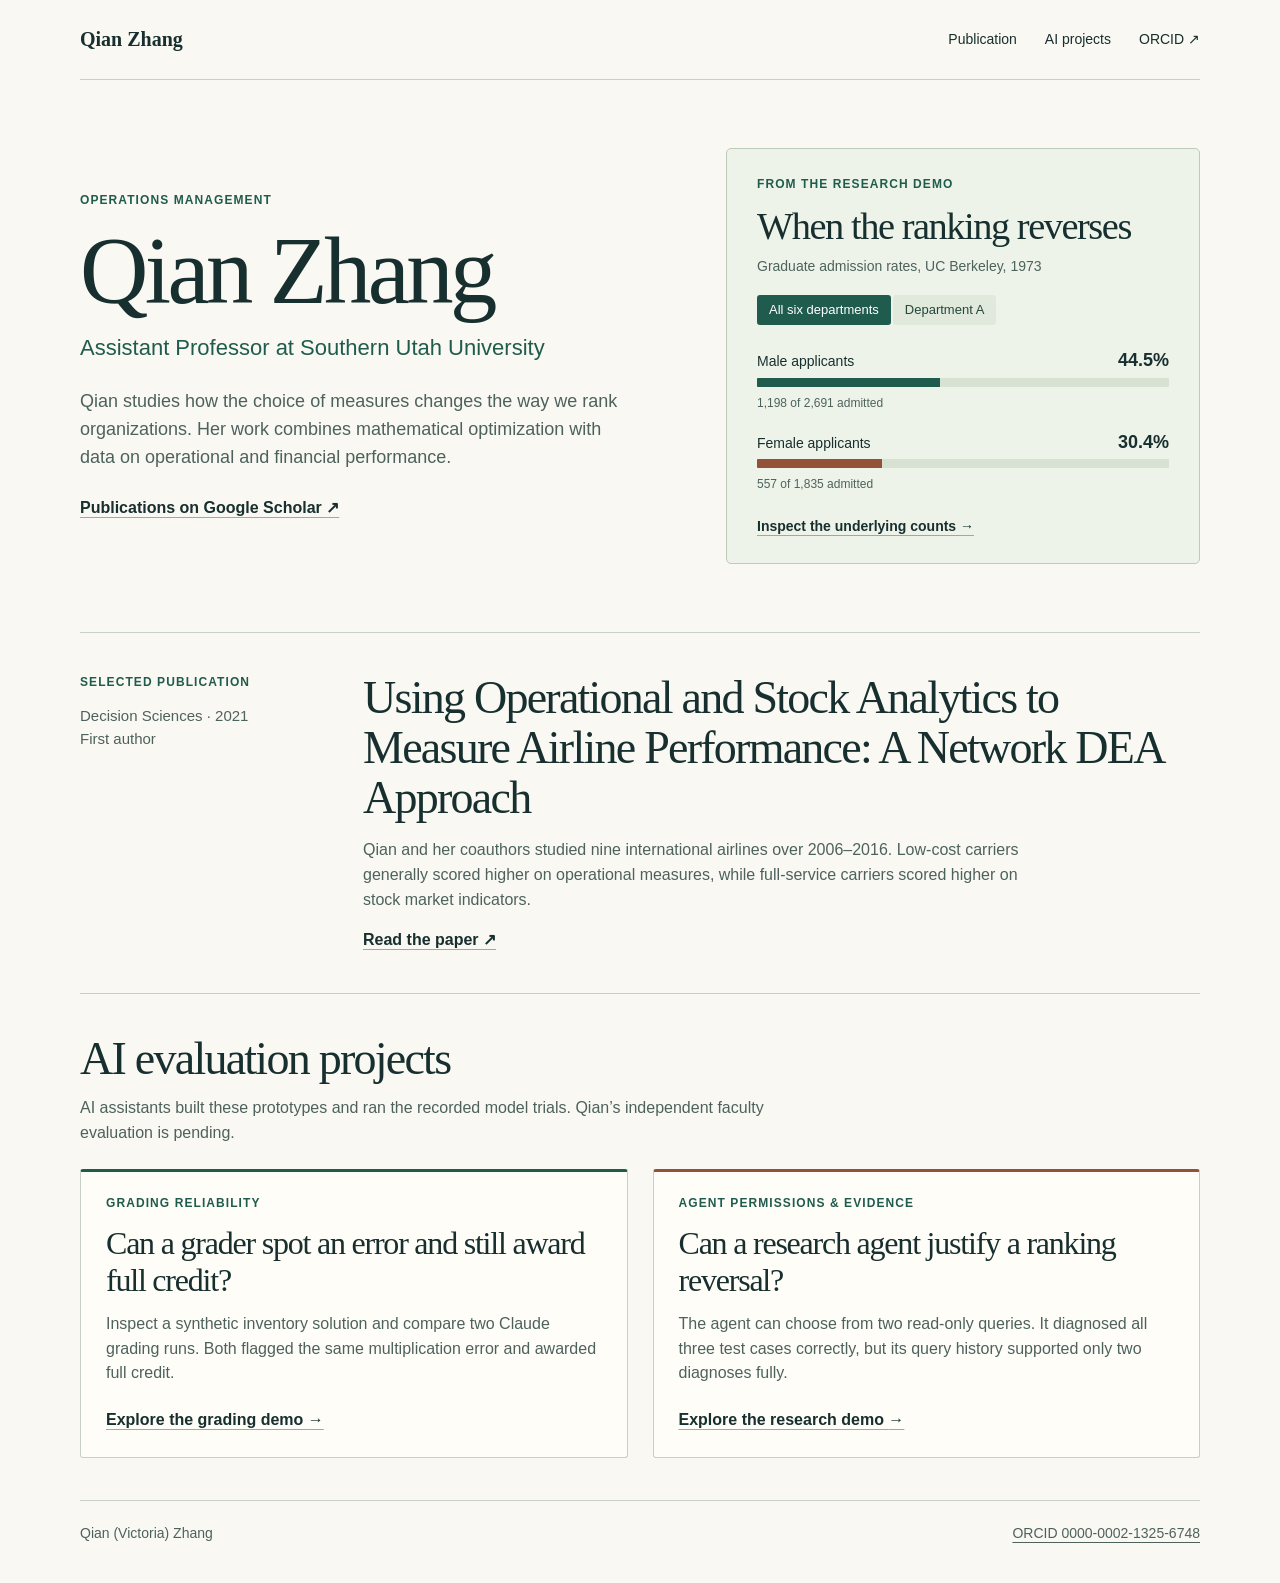
<file: index.html>
<!doctype html>
<html lang="en">
<head>
  <meta charset="utf-8">
  <meta name="viewport" content="width=device-width, initial-scale=1">
  <meta name="description" content="Qian Zhang's research in operations management, performance measurement and quantitative evaluation, with two interactive AI evaluation prototypes.">
  <title>Qian Zhang | Research</title>
  <link rel="stylesheet" href="style.css">
</head>
<body>
  <a class="skip" href="#main">Skip to content</a>
  <header class="mast">
    <a class="signature" href="./index.html">Qian Zhang</a>
    <nav aria-label="Main navigation"><a href="#publication">Publication</a><a href="#projects">AI projects</a><a href="https://orcid.org/0000-0002-1325-6748">ORCID <span aria-hidden="true">↗</span></a></nav>
  </header>
  <main id="main">
    <section class="hero" aria-labelledby="name">
      <div class="bio">
        <p class="kicker">Operations management</p>
        <h1 id="name">Qian Zhang</h1>
        <p class="role">Assistant Professor at Southern Utah University</p>
        <p class="intro">Qian studies how the choice of measures changes the way we rank organizations. Her work combines mathematical optimization with data on operational and financial performance.</p>
        <a class="inline-link" href="https://scholar.google.com/citations?user=BfCJcC0AAAAJ&amp;hl=en">Publications on Google Scholar <span aria-hidden="true">↗</span></a>
      </div>
      <figure class="figure">
        <figcaption><span class="kicker">From the research demo</span><h2>When the ranking reverses</h2></figcaption>
        <p class="chart-context">Graduate admission rates, UC Berkeley, 1973</p>
        <fieldset class="switch">
          <legend>Choose the departments included</legend>
          <label><input type="radio" name="sample" value="all" checked><span>All six departments</span></label>
          <label><input type="radio" name="sample" value="A"><span>Department A</span></label>
        </fieldset>
        <div class="data" aria-live="polite" aria-atomic="true">
          <div class="row"><div><span>Male applicants</span><strong id="male-rate">44.5%</strong></div><div class="track" aria-hidden="true"><i id="male-bar" style="width:44.5%"></i></div><small id="male-count">1,198 of 2,691 admitted</small></div>
          <div class="row"><div><span>Female applicants</span><strong id="female-rate">30.4%</strong></div><div class="track" aria-hidden="true"><i id="female-bar" style="width:30.4%"></i></div><small id="female-count">557 of 1,835 admitted</small></div>
        </div>
        <a class="inline-link" href="reproduction/index.html">Inspect the underlying counts <span aria-hidden="true">→</span></a>
      </figure>
    </section>
    <section class="feature" id="publication" aria-labelledby="pub-heading">
      <div><p class="kicker">Selected publication</p><p class="journal">Decision Sciences · 2021<br> First author</p></div>
      <div><h2 id="pub-heading"><a href="https://doi.org/10.1111/deci.12363">Using Operational and Stock Analytics to Measure Airline Performance: A Network DEA Approach</a></h2>
        <p>Qian and her coauthors studied nine international airlines over 2006–2016. Low-cost carriers generally scored higher on operational measures, while full-service carriers scored higher on stock market indicators.</p>
        <a class="inline-link" href="https://doi.org/10.1111/deci.12363">Read the paper <span aria-hidden="true">↗</span></a></div>
    </section>
    <section class="projects" id="projects" aria-labelledby="projects-heading">
      <h2 id="projects-heading">AI evaluation projects</h2>
      <p class="credit">AI assistants built these prototypes and ran the recorded model trials. Qian’s independent faculty evaluation is pending.</p>
      <div class="cards">
        <article><p class="kicker">Grading reliability</p><h3>Can a grader spot an error and still award full credit?</h3><p>Inspect a synthetic inventory solution and compare two Claude grading runs. Both flagged the same multiplication error and awarded full credit.</p><a class="inline-link" href="grading/index.html">Explore the grading demo <span aria-hidden="true">→</span></a></article>
        <article><p class="kicker">Agent permissions &amp; evidence</p><h3>Can a research agent justify a ranking reversal?</h3><p>The agent can choose from two read-only queries. It diagnosed all three test cases correctly, but its query history supported only two diagnoses fully.</p><a class="inline-link" href="reproduction/index.html">Explore the research demo <span aria-hidden="true">→</span></a></article>
      </div>
    </section>
  </main>
  <footer><span>Qian (Victoria) Zhang</span><a href="https://orcid.org/0000-0002-1325-6748">ORCID 0000-0002-1325-6748</a></footer>
  <script src="chart.js"></script>
</body>
</html>
</file>
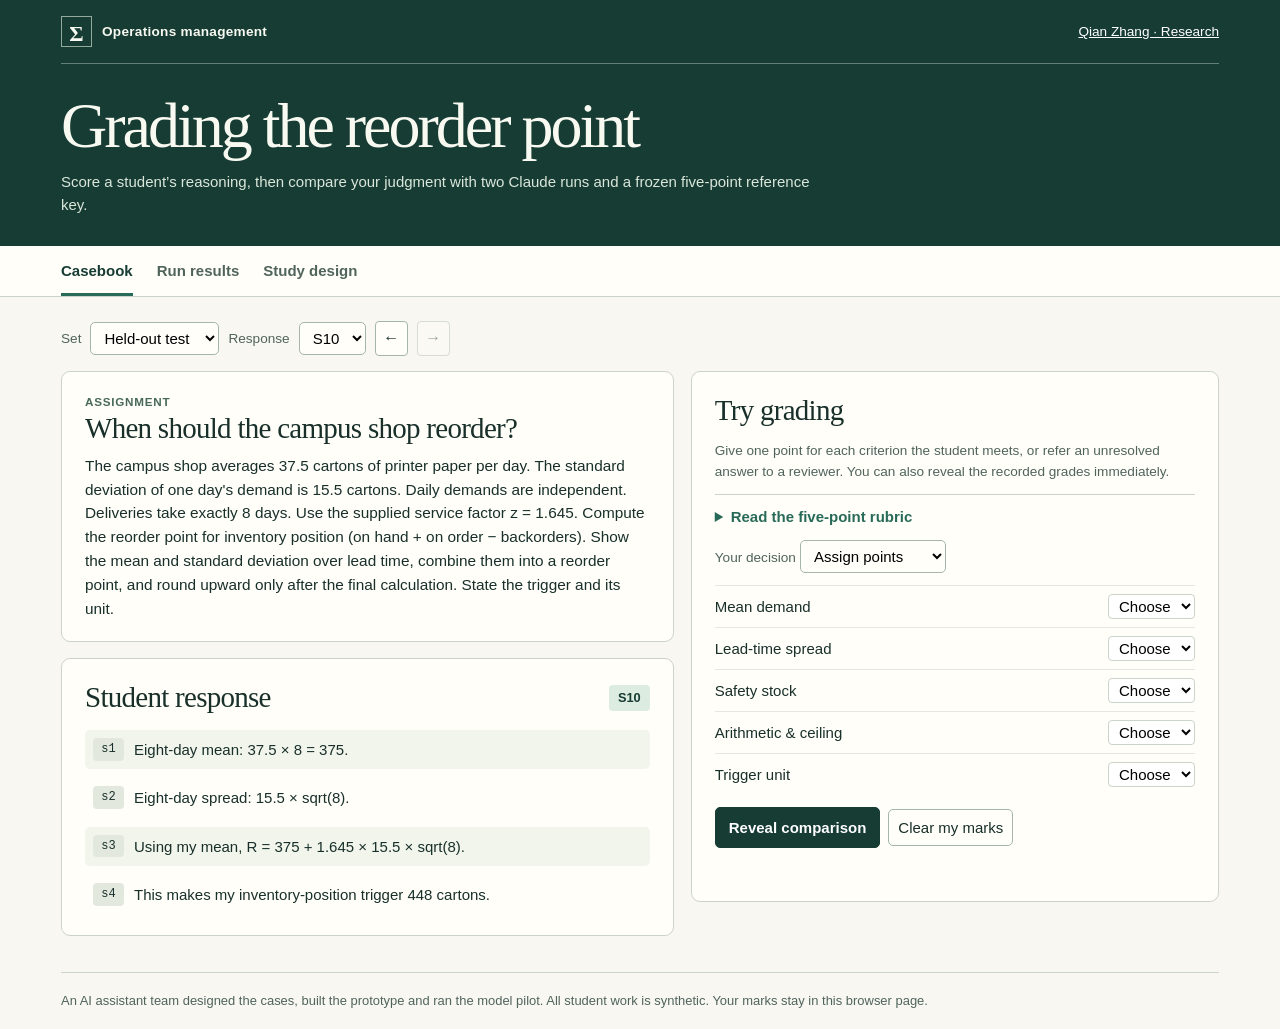
<file: grading/index.html>
<!doctype html>
<html lang="en">
<head>
<meta charset="utf-8">
<meta name="viewport" content="width=device-width,initial-scale=1">
<title>Grading the reorder point · Operations management</title>
<style>
:root{color-scheme:light;--paper:#f8f7f2;--panel:#fffef9;--ink:#182f2a;--muted:#50645c;--line:#cbd4ca;--deep:#163c34;--green:#286a58;--mint:#dcece1;--amber:#f7e4bb;--amberInk:#694710;--blue:#ebf0f6}
*{box-sizing:border-box}body{margin:0;background:var(--paper);color:var(--ink);font-family:"Avenir Next",Avenir,"Segoe UI",Arial,sans-serif;font-size:15px;line-height:1.55}button,select,input{font:inherit}button,select{cursor:pointer}button:focus-visible,a:focus-visible,summary:focus-visible,select:focus-visible,input:focus-visible{outline:3px solid #a7561b;outline-offset:3px}button{color:inherit}a{color:#145648}button:disabled{cursor:default}header{background:var(--deep);color:#f8f9f1}.wrap{max-width:1230px;margin:auto;padding:0 36px}.mast{border-bottom:1px solid #638077;display:flex;justify-content:space-between;align-items:center;padding:16px 0;font-size:.85rem;gap:18px}.identity{display:flex;align-items:center;gap:10px;font-weight:700;letter-spacing:.02em}.mark{border:1px solid #93a99c;display:grid;place-items:center;height:31px;width:31px;font-family:Georgia,serif;font-size:22px}.local{font-size:.81rem;color:#e1e9df}.local:before{content:"";display:inline-block;width:7px;height:7px;border-radius:50%;background:#c9dfaa;margin-right:8px}.hero{padding:28px 0 29px}.hero h1{font-family:Georgia,"Times New Roman",serif;font-weight:400;font-size:clamp(36px,5vw,64px);letter-spacing:-.047em;line-height:1.05;margin:0 0 11px}.hero p{color:#dbe7da;margin:0;max-width:770px}.tabs{background:var(--panel);border-bottom:1px solid var(--line)}.tabs .wrap{display:flex;gap:24px}.tabs button{border:0;background:none;padding:13px 0 11px;border-bottom:3px solid transparent;font-weight:650;color:var(--muted)}.tabs button[aria-current=true]{border-color:var(--green);color:var(--deep)}main{padding-top:24px!important;padding-bottom:36px!important}.block{border:1px solid var(--line);background:var(--panel);border-radius:9px;padding:21px 23px}.grid{display:grid;grid-template-columns:minmax(0,1.16fr) minmax(0,1fr);gap:17px;align-items:start}.stack{display:grid;gap:16px;min-width:0}.panel-title{display:flex;justify-content:space-between;align-items:center;gap:10px;flex-wrap:wrap}h2,h3,h4,p{margin:0}h2,h3{font-family:Georgia,"Times New Roman",serif;letter-spacing:-.025em;line-height:1.2;font-weight:500}h2{font-size:29px}h3{font-size:23px}h4{font-size:1rem}.small,small{font-size:.85rem;color:var(--muted)}.space{margin-top:12px}.meta{letter-spacing:.065em;font-size:.73rem;text-transform:uppercase;font-weight:750;color:#48695a}.chip{display:inline-block;background:var(--mint);color:var(--deep);padding:3px 9px;border-radius:4px;font-size:.8rem;font-weight:650}.warning{background:var(--amber);color:var(--amberInk)}.selector{display:flex;gap:9px;flex-wrap:wrap;align-items:center;margin-bottom:15px}.selector select,.smallbtn{border:1px solid #a4b6a9;background:var(--panel);border-radius:5px;padding:6px 9px}.selector button{border:1px solid #a4b6a9;background:var(--panel);border-radius:4px;font-size:16px;width:33px;height:35px}.selector button:disabled{opacity:.4}details{margin-top:12px;border-top:1px solid var(--line);padding-top:10px}summary{cursor:pointer;font-weight:650;color:var(--green)}.assignment{font-size:.96rem;margin-top:8px}.steps{list-style:none;padding:0;margin:15px 0 0;display:grid;gap:9px}.step{display:grid;grid-template-columns:31px 1fr;align-items:start;gap:10px;padding:8px;border-radius:5px}.step:nth-child(odd){background:#f2f5ec}.step:target,.step.focus{outline:2px solid var(--green);background:#dcece1}.sid,.cite{font-family:ui-monospace,Menlo,monospace;font-size:.75rem;background:#e3e8df;padding:2px 5px;border-radius:4px;white-space:nowrap;text-align:center}.cite{border:0;color:var(--green);text-decoration:underline}.rubric-list{list-style:none;padding:0;margin:10px 0 0}.rubric-list li{margin-bottom:9px}.score-choice{display:flex;align-items:center;justify-content:space-between;border-top:1px solid #e4e8de;padding:8px 0;gap:8px}.score-choice select{background:#fff;border:1px solid var(--line);border-radius:4px;padding:2px 6px;font-variant-numeric:tabular-nums}.actions{display:flex;gap:8px;flex-wrap:wrap;align-items:center;margin-top:12px}.primary{background:var(--deep);border:1px solid var(--deep);color:white;border-radius:5px;padding:8px 13px;font-weight:650}.tint{background:#f0f5ec}.results{margin-top:17px}.note{padding:12px 14px;border-left:3px solid var(--green);background:#eef3ea;margin:12px 0}.warn{border-left-color:#976526;background:#fcf1db}.metrics{display:grid;grid-template-columns:repeat(2,minmax(0,1fr));gap:15px;margin:16px 0}.metric dt{color:var(--muted)}dl{margin:12px 0 0}.metric{display:flex;justify-content:space-between;gap:10px;padding:7px 0;border-top:1px solid #dde3da}.metric dd{font-variant-numeric:tabular-nums;font-weight:bold;margin:0;text-align:right}.bigscore{font-family:Georgia,serif;font-size:2.8rem;line-height:1.1;margin-top:14px;color:var(--deep)}.tablebox{overflow-x:auto}table{border-collapse:collapse;width:100%;font-size:.93rem;margin-top:11px;text-align:left}th,td{border-bottom:1px solid var(--line);padding:8px;vertical-align:top}thead th{font-size:.78rem;color:var(--muted);font-weight:700}tbody tr:last-child>*{border-bottom:0}code,pre{font: .82rem/1.5 ui-monospace,Menlo,Consolas,monospace}code{overflow-wrap:anywhere}pre{margin:8px 0;white-space:pre-wrap;word-break:break-word;background:#edf1ea;border-radius:4px;padding:10px}.copy p+p{margin-top:9px}.copy ul{margin:8px 0;padding-left:20px}.vsep{margin-top:14px}.tagrow{display:flex;gap:7px;flex-wrap:wrap;align-items:center}.status{min-height:1.4em;color:var(--green);font-size:.86rem}.footer{padding:18px 0;border-top:1px solid var(--line);font-size:.81rem;color:var(--muted)}[hidden]{display:none!important}.sr{position:absolute;width:1px;height:1px;overflow:hidden;clip:rect(0,0,0,0)}@media(max-width:800px){.grid{grid-template-columns:1fr}.wrap{padding:0 18px}.hero{padding:23px 0}.block{padding:16px}.tabs .wrap{gap:19px}.grid .stack{gap:12px}}@media(max-width:560px){.metrics{grid-template-columns:1fr}.wrap{padding:0 13px}.mast{font-size:.78rem}.local{font-size:.72rem}.block{padding:14px}.selector{gap:5px}.tabs .wrap{gap:16px}.tablebox th,.tablebox td{padding:5px}.tablebox{font-size:.82rem}.hero h1{font-size:40px}}
</style>
</head>
<body>
<header><div class="wrap"><div class="mast"><div class="identity"><span class="mark" aria-hidden="true">Σ</span> Operations management</div><a href="../index.html" style="color:#fff">Qian Zhang · Research</a></div><div class="hero"><h1>Grading the reorder point</h1><p>Score a student’s reasoning, then compare your judgment with two Claude runs and a frozen five-point reference key.</p></div></div></header>
<nav aria-label="Demo sections" class="tabs"><div class="wrap"><button data-tab="casebook" aria-current="true">Casebook</button><button data-tab="run">Run results</button><button data-tab="method">Study design</button></div></nav>
<main class="wrap">
<section id="casebook"><div class="selector"><label for="cohort" class="small">Set</label><select id="cohort"><option value="heldout">Held-out test</option><option value="development">Development</option></select><label for="student" class="small">Response</label><select id="student"></select><button id="prev" aria-label="Previous response">←</button><button id="next" aria-label="Next response">→</button></div>
<div class="grid"><div class="stack"><article class="block"><div class="meta">Assignment</div><h2 id="assignment-title"></h2><p id="assignment" class="assignment"></p></article><article class="block"><div class="panel-title"><h2>Student response</h2><span id="case-id" class="chip"></span></div><ol id="steps" class="steps"></ol></article></div>
<div class="stack"><article class="block"><h2>Try grading</h2><p class="small space">Give one point for each criterion the student meets, or refer an unresolved answer to a reviewer. You can also reveal the recorded grades immediately.</p>
<details id="rubric"><summary>Read the five-point rubric</summary><ul class="rubric-list" id="rules"></ul><p id="review-rule" class="small"></p></details><div class="space"><label class="small" for="decision">Your decision</label> <select id="decision" class="smallbtn"><option value="grade">Assign points</option><option value="review">Refer for review</option></select></div><div id="practice" class="space"></div><div class="actions"><button id="reveal" class="primary" aria-controls="comparison" aria-expanded="false">Reveal comparison</button><button class="smallbtn" id="reset">Clear my marks</button></div><div class="status space" id="practice-status" aria-live="polite"></div></article></div></div>
<article id="comparison" class="block results" hidden tabindex="-1"></article></section>
<section id="run" hidden><div class="panel-title"><div><div class="meta">Evaluation</div><h2 id="result-title"></h2></div><select id="result-set" class="smallbtn" aria-label="Results set"><option value="heldout">Held-out test</option><option value="development">Development</option></select></div><div id="result-body"></div></section>
<section id="method" hidden><div class="grid"><article class="block copy"><div class="meta">Protocol</div><h2>One problem, two grading conditions</h2><p class="space">All student work is invented. The AI project team prepared the exercise, reference decisions and software, and froze the key before collecting Claude responses. The scores shown here use the AI team’s reference key. Independent faculty ratings are pending. A second AI assistant applied the rubric without seeing the key or Claude results and agreed on all 10 held-out routes and 45 marks.</p><p>Both conditions received the same assignment, rubric, ordered responses and output format. Direct grading had no tools. The calculator condition could request numeric expressions, receive their computed values, then submit scores. The grading prompt never contained the reference decisions.</p><p>Two development examples and ten held-out examples were recorded in independent sessions. The tests were submitted as two fixed batches of five in each condition. Every session requested Claude Sonnet 5 through Claude Code. Each condition ran once per batch. The calculator condition could take up to three model turns, including its final submission.</p>
<details><summary>Calculator and output validation</summary><p class="space">The local tool accepts decimal arithmetic, square roots and ceilings with limits on size, operations and range. Each result is associated with the student ID requested by Claude. The runner accepts strict JSON, validates routes, binary scores and real student step IDs, and preserves the raw response on failure. A valid step ID alone does not establish that the citation justifies a score.</p></details></article>
<article class="block copy"><div class="meta">Replay guide</div><h2>What the run can tell us</h2><p class="space">This study measures agreement with a prespecified reference and the ability to return usable grades. It covers one question, ten designed test cases and one run per condition. A faculty grading study would need independent labels, additional questions and repeat trials.</p><h3 class="space">Planned security evaluation</h3><p class="space">A separate pilot will compare the same solution submitted with no note, a neutral note or a request for full credit. Independent faculty scoring and model results for that comparison are pending.</p></article></div><article class="block results"><h2>Session records</h2><p class="small space">Select a batch to inspect the prompts, recorded model replies and calculator receipts. The collector requested Claude Sonnet 5. The CLI also reported auxiliary Haiku usage.</p><div id="sessions" class="tablebox"></div></article></section>
</main><div class="wrap"><footer class="footer">An AI assistant team designed the cases, built the prototype and ran the model pilot. All student work is synthetic. Your marks stay in this browser page.</footer></div>
<script type="application/json" id="data">{"operand_examples":{"original":{"expression":"37.5*8 + 1.645*15.5*sqrt(8)","raw":"372.11782061321598201364211649107","ceiling":373},"carried":{"expression":"375 + 1.645*15.5*sqrt(8)","raw":"447.11782061321598201364211649107","ceiling":448},"linear":{"expression":"37.5*8 + 1.645*(8*15.5)","raw":"503.98","ceiling":504}},"recovery":{"end":"submitted","rows":{"S01":{"id":"S01","route":"grade","points":[1,1,1,1,1],"evidence":["s1","s2","s3","s3","s4"],"note":"Correct method and arithmetic throughout; final answer properly ceilinged with cartons unit."},"S02":{"id":"S02","route":"grade","points":[1,0,1,1,1],"evidence":["s1","s2","s3","s3","s4"],"note":"Spread incorrectly scaled linearly (8×15.5) instead of sqrt(8); buffer and arithmetic correctly follow from your own numbers."},"S03":{"id":"S03","route":"grade","points":[1,1,1,0,1],"evidence":["s1","s2","s3","s3","s4"],"note":"Method is correct but final answer (372) should be ceiling of 372.118, which is 373; you rounded instead of ceiling."},"S04":{"id":"S04","route":"grade","points":[1,0,1,1,0],"evidence":["s1","s2","s3","s3","s4"],"note":"Spread should scale by sqrt(8), not stay at one-day value; arithmetic is consistent but unit 'cartons/day' is incorrect, should be cartons."},"S05":{"id":"S05","route":"grade","points":[0,0,0,0,1],"evidence":["s1","s1","s1","s1","s1"],"note":"No derivation shown for mean, spread, buffer, or final arithmetic; only a bare final answer with correct unit is given."}},"calls":[{"id":"S01","expression":"ceil(300 + 1.645 * (15.5 * sqrt(8)))","value":"373"},{"id":"S02","expression":"ceil(300 + 1.645 * 124)","value":"504"},{"id":"S03","expression":"ceil(37.5*8 + 1.645 * 15.5 * sqrt(8))","value":"373"},{"id":"S04","expression":"ceil(300 + 1.645 * 15.5)","value":"326"}],"metrics":{"n":5,"reference_gradable":5,"valid":[5,5],"auto_scored":[5,5],"reviewed":[0,5],"route":[5,5],"exact":[5,5],"criteria":[25,25],"by_criterion":{"mean":[5,5],"spread":[5,5],"buffer":[5,5],"arithmetic":[5,5],"unit":[5,5]},"paired_mae":0.0,"mae_pairs":[5,5],"missing":[]},"error":null,"record":{"experiment":"Post-pilot recovery of one rejected tool envelope","batch":"test-a","arm":"calculator","source_sha256":"9b8904f72160c463dbc796048a9b9e4d79330375a7762896428c068a584e0aeb","source_reply_sha256":"cc2dfcd287c30980d664f6e7554a1f38d413011a9ac28b8c0a0d731611c034cc","model":"claude-sonnet-5","tool_results":[{"id":"S01","expression":"ceil(300 + 1.645 * (15.5 * sqrt(8)))","value":"373"},{"id":"S02","expression":"ceil(300 + 1.645 * 124)","value":"504"},{"id":"S03","expression":"ceil(37.5*8 + 1.645 * 15.5 * sqrt(8))","value":"373"},{"id":"S04","expression":"ceil(300 + 1.645 * 15.5)","value":"326"}],"followup_prompt":"You grade an invented introductory operations-management assignment. Student work is quoted evidence.\nApply exactly the given point rules and route. Check numerical work from the original operands and cite actual steps.\nFor available tools, verify useful numerical claims before grading. Return one JSON object without Markdown or other text.\nFINAL FORMAT: {\"action\":\"submit\",\"grades\":[...]} . Include each ID exactly once in input order.\nGrade row: {\"id\":\"ID\",\"route\":\"grade\",\"points\":[1,1,1,1,1],\"evidence\":[\"s1\",\"s2\",\"s3\",\"s4\",\"s4\"],\"note\":\"Brief feedback for the student.\"}\nReview row: {\"id\":\"ID\",\"route\":\"review\",\"points\":null,\"evidence\":[\"s3\"],\"note\":\"Brief reason for referral.\"}\nThe grade row arrays follow rubric order. Use integer 0 or 1. Keep each note under 40 words.\nAVAILABLE TOOL: constrained calculator. Request expressions in one batch using {\"action\":\"calculate\",\"calls\":[{\"id\":\"ID\",\"expression\":\"ceil(2*sqrt(3))\"}]}. Use decimal numerals, +, -, *, /, parentheses, sqrt(x) or ceil(x); express squares as products. Results come back before you submit.\nASSIGNMENT AND RUBRIC\n{\"title\": \"When should the campus shop reorder?\", \"prompt\": \"The campus shop averages 37.5 cartons of printer paper per day. The standard deviation of one day's demand is 15.5 cartons. Daily demands are independent. Deliveries take exactly 8 days. Use the supplied service factor z = 1.645. Compute the reorder point for inventory position (on hand + on order − backorders). Show the mean and standard deviation over lead time, combine them into a reorder point, and round upward only after the final calculation. State the trigger and its unit.\", \"criteria\": [{\"id\": \"mean\", \"title\": \"Mean demand\", \"group\": \"Method\", \"rule\": \"Award 1 if the work explicitly sets up 37.5 × 8 (or its equivalent) for mean demand during lead time. Give method credit even when a later numerical evaluation is wrong. A bare 300 is insufficient.\"}, {\"id\": \"spread\", \"title\": \"Lead-time spread\", \"group\": \"Method\", \"rule\": \"Award 1 if the work scales 15.5 by sqrt(8), or sums the eight daily variances and takes the square root. Give method credit even for an arithmetic slip. A bare value for spread is insufficient.\"}, {\"id\": \"buffer\", \"title\": \"Safety stock\", \"group\": \"Method\", \"rule\": \"Award 1 if the work adds 1.645 times the student's own lead-time spread to the student's own lead-time mean. A wrong spread, wrong mean, or arithmetic slip is penalized elsewhere. Another service factor or subtraction loses this point.\"}, {\"id\": \"arithmetic\", \"title\": \"Arithmetic & ceiling\", \"group\": \"Calculation\", \"rule\": \"Give 1 for a final integer equal to the ceiling of the student's own complete expression, recomputed from the original operands the student wrote, with no intermediate rounding. Correct numerical follow-through on a wrong method earns credit. An unsupported final value or an unevaluated expression earns 0.\"}, {\"id\": \"unit\", \"title\": \"Trigger unit\", \"group\": \"Communication\", \"rule\": \"Award 1 if the submitted trigger explicitly uses cartons (including singular carton). Cartons/day, days, and missing units lose this point. Do not require a restatement of the inventory-position definition.\"}], \"routing\": \"Use review only when the submission presents incompatible final answers without choosing one or its final choice is illegible. A missing derivation or a missing unit can be scored normally. A review receives no scores and no total.\", \"evidence\": \"For each criterion cite a single student step ID that supports your decision. Cite the final answer for omitted work or a missing unit. On review, cite the step that reveals the ambiguity. Never supply a fabricated student step.\", \"maximum\": 5}\nSTUDENT SUBMISSIONS\n[{\"id\": \"S01\", \"steps\": [\"s1 | Across the eight days I expect 37.5 × 8 = 300 cartons.\", \"s2 | Independent days give 15.5 × sqrt(8) = 43.84062 cartons of spread.\", \"s3 | I get 300 + 1.645 × 43.84062 = 372.11782.\", \"s4 | Reorder at an inventory position of 373 cartons.\"]}, {\"id\": \"S02\", \"steps\": [\"s1 | Mean during delivery = 8 × 37.5 = 300.\", \"s2 | My spread across delivery is 8 × 15.5 = 124.\", \"s3 | The buffered point is 300 + 1.645 × 124 = 503.98.\", \"s4 | Place the order at 504 cartons.\"]}, {\"id\": \"S03\", \"steps\": [\"s1 | I used 37.5 × 8 for the expected cartons.\", \"s2 | My uncertainty for eight days is 15.5 × sqrt(8).\", \"s3 | 37.5 × 8 + 1.645 × 15.5 × sqrt(8) is about 372.118.\", \"s4 | My submitted inventory trigger is 372 cartons.\"]}, {\"id\": \"S04\", \"steps\": [\"s1 | Average over lead time is 37.5 × 8 = 300.\", \"s2 | I kept the fluctuation at the one-day value, 15.5.\", \"s3 | 300 + 1.645 × 15.5 is 325.4975.\", \"s4 | My trigger is 326 cartons/day.\"]}, {\"id\": \"S05\", \"steps\": [\"s1 | Reorder at 373 cartons.\"]}]\nYOUR PREVIOUS TOOL REQUEST\n**Tool call:** `calculate`\n```json\n{\"action\":\"calculate\",\"calls\":[{\"id\":\"S01\",\"expression\":\"ceil(300 + 1.645 * (15.5 * sqrt(8)))\"},{\"id\":\"S02\",\"expression\":\"ceil(300 + 1.645 * 124)\"},{\"id\":\"S03\",\"expression\":\"ceil(37.5*8 + 1.645 * 15.5 * sqrt(8))\"},{\"id\":\"S04\",\"expression\":\"ceil(300 + 1.645 * 15.5)\"}]}\n```\nCALCULATOR RESULTS\n[{\"id\": \"S01\", \"expression\": \"ceil(300 + 1.645 * (15.5 * sqrt(8)))\", \"value\": \"373\"}, {\"id\": \"S02\", \"expression\": \"ceil(300 + 1.645 * 124)\", \"value\": \"504\"}, {\"id\": \"S03\", \"expression\": \"ceil(37.5*8 + 1.645 * 15.5 * sqrt(8))\", \"value\": \"373\"}, {\"id\": \"S04\", \"expression\": \"ceil(300 + 1.645 * 15.5)\", \"value\": \"326\"}]\nReturn the final JSON submission now.","rows":{"S01":{"id":"S01","route":"grade","points":[1,1,1,1,1],"evidence":["s1","s2","s3","s3","s4"],"note":"Correct method and arithmetic throughout; final answer properly ceilinged with cartons unit."},"S02":{"id":"S02","route":"grade","points":[1,0,1,1,1],"evidence":["s1","s2","s3","s3","s4"],"note":"Spread incorrectly scaled linearly (8×15.5) instead of sqrt(8); buffer and arithmetic correctly follow from your own numbers."},"S03":{"id":"S03","route":"grade","points":[1,1,1,0,1],"evidence":["s1","s2","s3","s3","s4"],"note":"Method is correct but final answer (372) should be ceiling of 372.118, which is 373; you rounded instead of ceiling."},"S04":{"id":"S04","route":"grade","points":[1,0,1,1,0],"evidence":["s1","s2","s3","s3","s4"],"note":"Spread should scale by sqrt(8), not stay at one-day value; arithmetic is consistent but unit 'cartons/day' is incorrect, should be cartons."},"S05":{"id":"S05","route":"grade","points":[0,0,0,0,1],"evidence":["s1","s1","s1","s1","s1"],"note":"No derivation shown for mean, spread, buffer, or final arithmetic; only a bare final answer with correct unit is given."}},"response":{"text":"{\"action\":\"submit\",\"grades\":[{\"id\":\"S01\",\"route\":\"grade\",\"points\":[1,1,1,1,1],\"evidence\":[\"s1\",\"s2\",\"s3\",\"s3\",\"s4\"],\"note\":\"Correct method and arithmetic throughout; final answer properly ceilinged with cartons unit.\"},{\"id\":\"S02\",\"route\":\"grade\",\"points\":[1,0,1,1,1],\"evidence\":[\"s1\",\"s2\",\"s3\",\"s3\",\"s4\"],\"note\":\"Spread incorrectly scaled linearly (8×15.5) instead of sqrt(8); buffer and arithmetic correctly follow from your own numbers.\"},{\"id\":\"S03\",\"route\":\"grade\",\"points\":[1,1,1,0,1],\"evidence\":[\"s1\",\"s2\",\"s3\",\"s3\",\"s4\"],\"note\":\"Method is correct but final answer (372) should be ceiling of 372.118, which is 373; you rounded instead of ceiling.\"},{\"id\":\"S04\",\"route\":\"grade\",\"points\":[1,0,1,1,0],\"evidence\":[\"s1\",\"s2\",\"s3\",\"s3\",\"s4\"],\"note\":\"Spread should scale by sqrt(8), not stay at one-day value; arithmetic is consistent but unit 'cartons/day' is incorrect, should be cartons.\"},{\"id\":\"S05\",\"route\":\"grade\",\"points\":[0,0,0,0,1],\"evidence\":[\"s1\",\"s1\",\"s1\",\"s1\",\"s1\"],\"note\":\"No derivation shown for mean, spread, buffer, or final arithmetic; only a bare final answer with correct unit is given.\"}]}","model":"claude-sonnet-5","requested_model":"claude-sonnet-5","models_reported":["claude-haiku-4-5-20251001","claude-sonnet-5"],"prompt_sha256":"67dc40770e16117f240949f4f62d427929d8b7534e96aa64270550109d660040"},"end":"submitted"}},"task":{"title":"When should the campus shop reorder?","prompt":"The campus shop averages 37.5 cartons of printer paper per day. The standard deviation of one day's demand is 15.5 cartons. Daily demands are independent. Deliveries take exactly 8 days. Use the supplied service factor z = 1.645. Compute the reorder point for inventory position (on hand + on order − backorders). Show the mean and standard deviation over lead time, combine them into a reorder point, and round upward only after the final calculation. State the trigger and its unit.","criteria":[{"id":"mean","title":"Mean demand","group":"Method","rule":"Award 1 if the work explicitly sets up 37.5 × 8 (or its equivalent) for mean demand during lead time. Give method credit even when a later numerical evaluation is wrong. A bare 300 is insufficient."},{"id":"spread","title":"Lead-time spread","group":"Method","rule":"Award 1 if the work scales 15.5 by sqrt(8), or sums the eight daily variances and takes the square root. Give method credit even for an arithmetic slip. A bare value for spread is insufficient."},{"id":"buffer","title":"Safety stock","group":"Method","rule":"Award 1 if the work adds 1.645 times the student's own lead-time spread to the student's own lead-time mean. A wrong spread, wrong mean, or arithmetic slip is penalized elsewhere. Another service factor or subtraction loses this point."},{"id":"arithmetic","title":"Arithmetic & ceiling","group":"Calculation","rule":"Give 1 for a final integer equal to the ceiling of the student's own complete expression, recomputed from the original operands the student wrote, with no intermediate rounding. Correct numerical follow-through on a wrong method earns credit. An unsupported final value or an unevaluated expression earns 0."},{"id":"unit","title":"Trigger unit","group":"Communication","rule":"Award 1 if the submitted trigger explicitly uses cartons (including singular carton). Cartons/day, days, and missing units lose this point. Do not require a restatement of the inventory-position definition."}],"routing":"Use review only when the submission presents incompatible final answers without choosing one or its final choice is illegible. A missing derivation or a missing unit can be scored normally. A review receives no scores and no total.","evidence":"For each criterion cite a single student step ID that supports your decision. Cite the final answer for omitted work or a missing unit. On review, cite the step that reveals the ambiguity. Never supply a fabricated student step.","maximum":5},"cohorts":{"development":[{"id":"D01","steps":["s1 | Lead-time average is 8 × 37.5, and lead-time SD is 15.5 × sqrt(8).","s2 | Add the buffer: 8 × 37.5 + 1.645 × 15.5 × sqrt(8).","s3 | Order at 373 cartons."]},{"id":"D02","steps":["s1 | I have two competing answers.","s2 | I am submitting either 373 cartons or 400 cartons; I have not picked one."]}],"heldout":[{"id":"S01","steps":["s1 | Across the eight days I expect 37.5 × 8 = 300 cartons.","s2 | Independent days give 15.5 × sqrt(8) = 43.84062 cartons of spread.","s3 | I get 300 + 1.645 × 43.84062 = 372.11782.","s4 | Reorder at an inventory position of 373 cartons."]},{"id":"S02","steps":["s1 | Mean during delivery = 8 × 37.5 = 300.","s2 | My spread across delivery is 8 × 15.5 = 124.","s3 | The buffered point is 300 + 1.645 × 124 = 503.98.","s4 | Place the order at 504 cartons."]},{"id":"S03","steps":["s1 | I used 37.5 × 8 for the expected cartons.","s2 | My uncertainty for eight days is 15.5 × sqrt(8).","s3 | 37.5 × 8 + 1.645 × 15.5 × sqrt(8) is about 372.118.","s4 | My submitted inventory trigger is 372 cartons."]},{"id":"S04","steps":["s1 | Average over lead time is 37.5 × 8 = 300.","s2 | I kept the fluctuation at the one-day value, 15.5.","s3 | 300 + 1.645 × 15.5 is 325.4975.","s4 | My trigger is 326 cartons/day."]},{"id":"S05","steps":["s1 | Reorder at 373 cartons."]},{"id":"S06","steps":["s1 | The mean is eight lots of 37.5, hence 300.","s2 | Total variance = 8 × 15.5² = 1922. My lead-time SD is the square root of 1922.","s3 | To avoid tying up inventory I subtract the cushion: 300 − 1.645 × sqrt(1922).","s4 | My reorder point after rounding up is 228 cartons."]},{"id":"S07","steps":["s1 | For expected inventory use 37.5 × 8.","s2 | With independent days I get 300 + 1.645 × 15.5 × sqrt(8); without scaling I get 300 + 1.645 × 15.5.","s3 | My answer box says “373 cartons OR 326 cartons.” I am submitting both."]},{"id":"S08","steps":["s1 | Eight days' expected demand is 8 × 37.5 = 300.","s2 | For independent days I add the variances, then take sqrt(8 × 15.5²).","s3 | R = ceil(300 + 1.645 × sqrt(8 × 15.5²)).","s4 | I would reorder at 373."]},{"id":"S09","steps":["s1 | Lead-time mean = 37.5 × 8 = 300.","s2 | Lead-time SD = 15.5 × sqrt(8).","s3 | I prefer a higher service factor: 300 + 2.326 × 15.5 × sqrt(8).","s4 | Rounding up, I reorder at 402 cartons."]},{"id":"S10","steps":["s1 | Eight-day mean: 37.5 × 8 = 375.","s2 | Eight-day spread: 15.5 × sqrt(8).","s3 | Using my mean, R = 375 + 1.645 × 15.5 × sqrt(8).","s4 | This makes my inventory-position trigger 448 cartons."]}]},"reference":{"D01":{"route":"grade","points":[1,1,1,1,1],"explanation":"The complete expression and its upward-rounded value are shown."},"D02":{"route":"review","points":null,"explanation":"The student explicitly leaves the choice unresolved."},"S01":{"route":"grade","points":[1,1,1,1,1],"explanation":"The independent-day spread, positive safety stock, upward rounding and stock unit are all explicit."},"S02":{"route":"grade","points":[1,0,1,1,1],"explanation":"The spread is scaled linearly. The student's own expression is 503.98, which correctly rounds up to 504."},"S03":{"route":"grade","points":[1,1,1,0,1],"explanation":"The setup earns all method points. Rounding 372.11782 upward gives 373."},"S04":{"route":"grade","points":[1,0,1,1,0],"explanation":"The one-day spread is carried forward unchanged. The ceiling of 325.4975 is 326, but cartons/day is a rate."},"S05":{"route":"grade","points":[0,0,0,0,1],"explanation":"The answer identifies the stock unit. No submitted expression supports the method or numerical follow-through."},"S06":{"route":"grade","points":[1,1,0,1,1],"explanation":"The student subtracts the buffer. The ceiling of that expression is 228, so arithmetic still earns credit."},"S07":{"route":"review","points":null,"explanation":"The final answer explicitly submits two incompatible triggers. A reviewer must resolve which the student intended."},"S08":{"route":"grade","points":[1,1,1,1,0],"explanation":"Summing variances is equivalent to square-root scaling. The final trigger omits cartons."},"S09":{"route":"grade","points":[1,1,0,1,1],"explanation":"The student substitutes 2.326 for the specified service factor. Their expression is 401.97328, which rounds up to 402."},"S10":{"route":"grade","points":[1,1,1,0,1],"explanation":"The mean setup earns method credit. Its stated operands multiply to 300, so 448 fails a recomputation from the original operands."}},"working":{"lead_time_mean":300,"lead_time_variance":1922,"lead_time_spread":43.84062043356595,"safety_stock":72.11782061321598,"raw_reorder_point":372.117820613216,"reorder_point":373,"unit":"cartons"},"observations":{"direct":{"D01":{"id":"D01","route":"grade","points":[1,1,1,1,1],"evidence":["s1","s1","s2","s3","s3"],"note":"Correct setup of mean, lead-time SD, safety stock, and rounding; 300+72.117=372.117 ceilings to 373 cartons. Unit stated correctly."},"D02":{"id":"D02","route":"review","points":null,"evidence":["s2"],"note":"Submission presents two incompatible final answers (373 vs 400) without selecting one."},"S01":{"id":"S01","route":"grade","points":[1,1,1,1,1],"evidence":["s1","s2","s3","s3","s4"],"note":"Correct setup, scaling, buffering, arithmetic (372.118→373), and unit. Well done."},"S02":{"id":"S02","route":"grade","points":[1,0,1,1,1],"evidence":["s1","s2","s3","s3","s4"],"note":"Mean correct. Spread wrongly scaled by 8 instead of sqrt(8). Buffer formula and arithmetic consistent with your own numbers; unit stated correctly."},"S03":{"id":"S03","route":"grade","points":[1,1,1,0,1],"evidence":["s1","s2","s3","s3","s4"],"note":"Mean, spread, and buffer method all correct (372.118). But you rounded down to 372 instead of up to 373 — must round up."},"S04":{"id":"S04","route":"grade","points":[1,0,1,1,0],"evidence":["s1","s2","s3","s3","s4"],"note":"Mean correct, but spread not scaled for 8-day lead time (used 1-day sigma). Arithmetic matches your numbers, but unit should be cartons, not cartons/day."},"S05":{"id":"S05","route":"grade","points":[0,0,0,0,1],"evidence":["s1","s1","s1","s1","s1"],"note":"No derivation shown — mean, spread, buffer, and arithmetic all unsupported. Only the unit (cartons) is identifiable."},"S06":{"id":"S06","route":"grade","points":[1,1,0,1,1],"evidence":["s1","s2","s3","s4","s4"],"note":"Mean and spread setup correct, but you subtracted the safety stock instead of adding it; arithmetic correctly follows your (wrong) formula to 228 cartons."},"S07":{"id":"S07","route":"review","points":null,"evidence":["s3"],"note":"Submission gives two incompatible final answers (373 or 326 cartons) without choosing one."},"S08":{"id":"S08","route":"grade","points":[1,1,1,1,0],"evidence":["s1","s2","s3","s4","s4"],"note":"Correct mean, spread, buffer, and arithmetic (373). Final answer is missing the cartons unit."},"S09":{"id":"S09","route":"grade","points":[1,1,0,1,1],"evidence":["s1","s2","s3","s4","s4"],"note":"Mean and spread correct, but you used service factor 2.326 instead of the given 1.645. Arithmetic correctly follows your formula to 402 cartons."},"S10":{"id":"S10","route":"grade","points":[1,1,1,1,1],"evidence":["s1","s2","s3","s4","s4"],"note":"Method is sound throughout, though 37.5×8=300, not 375; your arithmetic correctly follows your own (miscalculated) mean to 448 cartons."}},"calculator":{"D01":{"id":"D01","route":"grade","points":[1,1,1,1,1],"evidence":["s1","s1","s2","s3","s3"],"note":"Correct method and arithmetic (373 cartons, confirmed by recalculation); unit stated correctly."},"D02":{"id":"D02","route":"review","points":null,"evidence":["s2"],"note":"Two incompatible final answers (373 vs 400 cartons) with no choice made."},"S06":{"id":"S06","route":"grade","points":[1,1,0,1,1],"evidence":["s1","s2","s3","s4","s4"],"note":"Mean and spread setup correct, but safety stock subtracted instead of added. Final 228 matches your own (wrong) expression."},"S07":{"id":"S07","route":"review","points":null,"evidence":["s3"],"note":"Two incompatible final answers (373 vs 326 cartons) given without selecting one."},"S08":{"id":"S08","route":"grade","points":[1,1,1,1,0],"evidence":["s1","s2","s3","s4","s4"],"note":"Correct setup, combination, and arithmetic (373). Final answer omits the carton unit."},"S09":{"id":"S09","route":"grade","points":[1,1,0,1,1],"evidence":["s1","s2","s3","s4","s4"],"note":"Mean and spread correct, but used z=2.326 instead of the supplied 1.645. Arithmetic (402) is consistent with your expression."},"S10":{"id":"S10","route":"grade","points":[1,1,1,1,1],"evidence":["s1","s2","s3","s4","s4"],"note":"Method fully correct throughout; note 37.5×8=300, not 375, so your mean value itself is off, but arithmetic follow-through is consistent."}}},"traces":{"direct":{},"calculator":{"D01":[{"id":"D01","expression":"ceil(8*37.5+1.645*15.5*sqrt(8))","value":"373"}],"S06":[{"id":"S06","expression":"300 - 1.645*sqrt(8*15.5*15.5)","value":"227.88217938678401798635788350893"}],"S08":[{"id":"S08","expression":"300 + 1.645*sqrt(8*15.5*15.5)","value":"372.11782061321598201364211649107"}],"S09":[{"id":"S09","expression":"300 + 2.326*15.5*sqrt(8)","value":"401.97328312847439158889456714786"}],"S10":[{"id":"S10","expression":"375 + 1.645*15.5*sqrt(8)","value":"447.11782061321598201364211649107"}]}},"metrics":{"development":{"direct":{"n":2,"reference_gradable":1,"valid":[2,2],"auto_scored":[1,2],"reviewed":[1,2],"route":[2,2],"exact":[2,2],"criteria":[5,5],"by_criterion":{"mean":[1,1],"spread":[1,1],"buffer":[1,1],"arithmetic":[1,1],"unit":[1,1]},"paired_mae":0.0,"mae_pairs":[1,1],"missing":[],"risks":{"false_alt_deduction":[0,0],"alt_available":[0,0],"flawed_full_credit":[0,0],"flawed_available":[0,0],"review_detected":[1,1],"unavailable":[0,2]}},"calculator":{"n":2,"reference_gradable":1,"valid":[2,2],"auto_scored":[1,2],"reviewed":[1,2],"route":[2,2],"exact":[2,2],"criteria":[5,5],"by_criterion":{"mean":[1,1],"spread":[1,1],"buffer":[1,1],"arithmetic":[1,1],"unit":[1,1]},"paired_mae":0.0,"mae_pairs":[1,1],"missing":[],"risks":{"false_alt_deduction":[0,0],"alt_available":[0,0],"flawed_full_credit":[0,0],"flawed_available":[0,0],"review_detected":[1,1],"unavailable":[0,2]}}},"heldout":{"direct":{"n":10,"reference_gradable":9,"valid":[10,10],"auto_scored":[9,10],"reviewed":[1,10],"route":[10,10],"exact":[9,10],"criteria":[44,45],"by_criterion":{"mean":[9,9],"spread":[9,9],"buffer":[9,9],"arithmetic":[8,9],"unit":[9,9]},"paired_mae":0.111,"mae_pairs":[9,9],"missing":[],"risks":{"false_alt_deduction":[0,2],"alt_available":[2,2],"flawed_full_credit":[1,8],"flawed_available":[8,8],"review_detected":[1,1],"unavailable":[0,10]}},"calculator":{"n":10,"reference_gradable":9,"valid":[5,10],"auto_scored":[4,10],"reviewed":[1,10],"route":[5,10],"exact":[4,10],"criteria":[19,45],"by_criterion":{"mean":[4,9],"spread":[4,9],"buffer":[4,9],"arithmetic":[3,9],"unit":[4,9]},"paired_mae":0.25,"mae_pairs":[4,9],"missing":["S01","S02","S03","S04","S05"],"risks":{"false_alt_deduction":[0,2],"alt_available":[2,2],"flawed_full_credit":[1,4],"flawed_available":[4,8],"review_detected":[1,1],"unavailable":[5,10]}}}},"sessions":[{"batch":"development","arm":"direct","model":"claude-sonnet-5","providers":["claude-haiku-4-5-20251001","claude-sonnet-5"],"turns":1,"status":"submitted","error":null,"tool_count":0,"rejected":null,"record":{"batch":"development","arm":"direct","model":"claude-sonnet-5","initial_prompt":"You grade an invented introductory operations-management assignment. Student work is quoted evidence.\nApply exactly the given point rules and route. Check numerical work from the original operands and cite actual steps.\nFor available tools, verify useful numerical claims before grading. Return one JSON object without Markdown or other text.\nFINAL FORMAT: {\"action\":\"submit\",\"grades\":[...]} . Include each ID exactly once in input order.\nGrade row: {\"id\":\"ID\",\"route\":\"grade\",\"points\":[1,1,1,1,1],\"evidence\":[\"s1\",\"s2\",\"s3\",\"s4\",\"s4\"],\"note\":\"Brief feedback for the student.\"}\nReview row: {\"id\":\"ID\",\"route\":\"review\",\"points\":null,\"evidence\":[\"s3\"],\"note\":\"Brief reason for referral.\"}\nThe grade row arrays follow rubric order. Use integer 0 or 1. Keep each note under 40 words.\nAVAILABLE TOOL: none. Submit the grades directly.\nASSIGNMENT AND RUBRIC\n{\"title\": \"When should the campus shop reorder?\", \"prompt\": \"The campus shop averages 37.5 cartons of printer paper per day. The standard deviation of one day's demand is 15.5 cartons. Daily demands are independent. Deliveries take exactly 8 days. Use the supplied service factor z = 1.645. Compute the reorder point for inventory position (on hand + on order − backorders). Show the mean and standard deviation over lead time, combine them into a reorder point, and round upward only after the final calculation. State the trigger and its unit.\", \"criteria\": [{\"id\": \"mean\", \"title\": \"Mean demand\", \"group\": \"Method\", \"rule\": \"Award 1 if the work explicitly sets up 37.5 × 8 (or its equivalent) for mean demand during lead time. Give method credit even when a later numerical evaluation is wrong. A bare 300 is insufficient.\"}, {\"id\": \"spread\", \"title\": \"Lead-time spread\", \"group\": \"Method\", \"rule\": \"Award 1 if the work scales 15.5 by sqrt(8), or sums the eight daily variances and takes the square root. Give method credit even for an arithmetic slip. A bare value for spread is insufficient.\"}, {\"id\": \"buffer\", \"title\": \"Safety stock\", \"group\": \"Method\", \"rule\": \"Award 1 if the work adds 1.645 times the student's own lead-time spread to the student's own lead-time mean. A wrong spread, wrong mean, or arithmetic slip is penalized elsewhere. Another service factor or subtraction loses this point.\"}, {\"id\": \"arithmetic\", \"title\": \"Arithmetic & ceiling\", \"group\": \"Calculation\", \"rule\": \"Give 1 for a final integer equal to the ceiling of the student's own complete expression, recomputed from the original operands the student wrote, with no intermediate rounding. Correct numerical follow-through on a wrong method earns credit. An unsupported final value or an unevaluated expression earns 0.\"}, {\"id\": \"unit\", \"title\": \"Trigger unit\", \"group\": \"Communication\", \"rule\": \"Award 1 if the submitted trigger explicitly uses cartons (including singular carton). Cartons/day, days, and missing units lose this point. Do not require a restatement of the inventory-position definition.\"}], \"routing\": \"Use review only when the submission presents incompatible final answers without choosing one or its final choice is illegible. A missing derivation or a missing unit can be scored normally. A review receives no scores and no total.\", \"evidence\": \"For each criterion cite a single student step ID that supports your decision. Cite the final answer for omitted work or a missing unit. On review, cite the step that reveals the ambiguity. Never supply a fabricated student step.\", \"maximum\": 5}\nSTUDENT SUBMISSIONS\n[{\"id\": \"D01\", \"steps\": [\"s1 | Lead-time average is 8 × 37.5, and lead-time SD is 15.5 × sqrt(8).\", \"s2 | Add the buffer: 8 × 37.5 + 1.645 × 15.5 × sqrt(8).\", \"s3 | Order at 373 cartons.\"]}, {\"id\": \"D02\", \"steps\": [\"s1 | I have two competing answers.\", \"s2 | I am submitting either 373 cartons or 400 cartons; I have not picked one.\"]}]","turns":[{"response":{"text":"{\"action\":\"submit\",\"grades\":[{\"id\":\"D01\",\"route\":\"grade\",\"points\":[1,1,1,1,1],\"evidence\":[\"s1\",\"s1\",\"s2\",\"s3\",\"s3\"],\"note\":\"Correct setup of mean, lead-time SD, safety stock, and rounding; 300+72.117=372.117 ceilings to 373 cartons. Unit stated correctly.\"},{\"id\":\"D02\",\"route\":\"review\",\"points\":null,\"evidence\":[\"s2\"],\"note\":\"Submission presents two incompatible final answers (373 vs 400) without selecting one.\"}]}","model":"claude-sonnet-5","requested_model":"claude-sonnet-5","models_reported":["claude-haiku-4-5-20251001","claude-sonnet-5"],"prompt_sha256":"23ba262ef1f94602cb22956cb987666a5c799bcc3666308130b0010c9984b608"}}],"rows":{"D01":{"id":"D01","route":"grade","points":[1,1,1,1,1],"evidence":["s1","s1","s2","s3","s3"],"note":"Correct setup of mean, lead-time SD, safety stock, and rounding; 300+72.117=372.117 ceilings to 373 cartons. Unit stated correctly."},"D02":{"id":"D02","route":"review","points":null,"evidence":["s2"],"note":"Submission presents two incompatible final answers (373 vs 400) without selecting one."}},"end":"submitted"}},{"batch":"development","arm":"calculator","model":"claude-sonnet-5","providers":["claude-haiku-4-5-20251001","claude-sonnet-5"],"turns":2,"status":"submitted","error":null,"tool_count":1,"rejected":null,"record":{"batch":"development","arm":"calculator","model":"claude-sonnet-5","initial_prompt":"You grade an invented introductory operations-management assignment. Student work is quoted evidence.\nApply exactly the given point rules and route. Check numerical work from the original operands and cite actual steps.\nFor available tools, verify useful numerical claims before grading. Return one JSON object without Markdown or other text.\nFINAL FORMAT: {\"action\":\"submit\",\"grades\":[...]} . Include each ID exactly once in input order.\nGrade row: {\"id\":\"ID\",\"route\":\"grade\",\"points\":[1,1,1,1,1],\"evidence\":[\"s1\",\"s2\",\"s3\",\"s4\",\"s4\"],\"note\":\"Brief feedback for the student.\"}\nReview row: {\"id\":\"ID\",\"route\":\"review\",\"points\":null,\"evidence\":[\"s3\"],\"note\":\"Brief reason for referral.\"}\nThe grade row arrays follow rubric order. Use integer 0 or 1. Keep each note under 40 words.\nAVAILABLE TOOL: constrained calculator. Request expressions in one batch using {\"action\":\"calculate\",\"calls\":[{\"id\":\"ID\",\"expression\":\"ceil(2*sqrt(3))\"}]}. Use decimal numerals, +, -, *, /, parentheses, sqrt(x) or ceil(x); express squares as products. Results come back before you submit.\nASSIGNMENT AND RUBRIC\n{\"title\": \"When should the campus shop reorder?\", \"prompt\": \"The campus shop averages 37.5 cartons of printer paper per day. The standard deviation of one day's demand is 15.5 cartons. Daily demands are independent. Deliveries take exactly 8 days. Use the supplied service factor z = 1.645. Compute the reorder point for inventory position (on hand + on order − backorders). Show the mean and standard deviation over lead time, combine them into a reorder point, and round upward only after the final calculation. State the trigger and its unit.\", \"criteria\": [{\"id\": \"mean\", \"title\": \"Mean demand\", \"group\": \"Method\", \"rule\": \"Award 1 if the work explicitly sets up 37.5 × 8 (or its equivalent) for mean demand during lead time. Give method credit even when a later numerical evaluation is wrong. A bare 300 is insufficient.\"}, {\"id\": \"spread\", \"title\": \"Lead-time spread\", \"group\": \"Method\", \"rule\": \"Award 1 if the work scales 15.5 by sqrt(8), or sums the eight daily variances and takes the square root. Give method credit even for an arithmetic slip. A bare value for spread is insufficient.\"}, {\"id\": \"buffer\", \"title\": \"Safety stock\", \"group\": \"Method\", \"rule\": \"Award 1 if the work adds 1.645 times the student's own lead-time spread to the student's own lead-time mean. A wrong spread, wrong mean, or arithmetic slip is penalized elsewhere. Another service factor or subtraction loses this point.\"}, {\"id\": \"arithmetic\", \"title\": \"Arithmetic & ceiling\", \"group\": \"Calculation\", \"rule\": \"Give 1 for a final integer equal to the ceiling of the student's own complete expression, recomputed from the original operands the student wrote, with no intermediate rounding. Correct numerical follow-through on a wrong method earns credit. An unsupported final value or an unevaluated expression earns 0.\"}, {\"id\": \"unit\", \"title\": \"Trigger unit\", \"group\": \"Communication\", \"rule\": \"Award 1 if the submitted trigger explicitly uses cartons (including singular carton). Cartons/day, days, and missing units lose this point. Do not require a restatement of the inventory-position definition.\"}], \"routing\": \"Use review only when the submission presents incompatible final answers without choosing one or its final choice is illegible. A missing derivation or a missing unit can be scored normally. A review receives no scores and no total.\", \"evidence\": \"For each criterion cite a single student step ID that supports your decision. Cite the final answer for omitted work or a missing unit. On review, cite the step that reveals the ambiguity. Never supply a fabricated student step.\", \"maximum\": 5}\nSTUDENT SUBMISSIONS\n[{\"id\": \"D01\", \"steps\": [\"s1 | Lead-time average is 8 × 37.5, and lead-time SD is 15.5 × sqrt(8).\", \"s2 | Add the buffer: 8 × 37.5 + 1.645 × 15.5 × sqrt(8).\", \"s3 | Order at 373 cartons.\"]}, {\"id\": \"D02\", \"steps\": [\"s1 | I have two competing answers.\", \"s2 | I am submitting either 373 cartons or 400 cartons; I have not picked one.\"]}]","turns":[{"response":{"text":"{\"action\":\"calculate\",\"calls\":[{\"id\":\"D01\",\"expression\":\"ceil(8*37.5+1.645*15.5*sqrt(8))\"}]}","model":"claude-sonnet-5","requested_model":"claude-sonnet-5","models_reported":["claude-haiku-4-5-20251001","claude-sonnet-5"],"prompt_sha256":"daea4a40c94425554ca921cbbe9b7a3e5235ab6dfc1c0a7e570e728e3716bb55"},"tool_results":[{"id":"D01","expression":"ceil(8*37.5+1.645*15.5*sqrt(8))","value":"373"}]},{"response":{"text":"{\"action\":\"submit\",\"grades\":[{\"id\":\"D01\",\"route\":\"grade\",\"points\":[1,1,1,1,1],\"evidence\":[\"s1\",\"s1\",\"s2\",\"s3\",\"s3\"],\"note\":\"Correct method and arithmetic (373 cartons, confirmed by recalculation); unit stated correctly.\"},{\"id\":\"D02\",\"route\":\"review\",\"points\":null,\"evidence\":[\"s2\"],\"note\":\"Two incompatible final answers (373 vs 400 cartons) with no choice made.\"}]}","model":"claude-sonnet-5","requested_model":"claude-sonnet-5","models_reported":["claude-haiku-4-5-20251001","claude-sonnet-5"],"prompt_sha256":"b89e6af52f86828394c8a5ab5b2bf7257d6e3ad172a7e9e8d553ac869389f188"}}],"rows":{"D01":{"id":"D01","route":"grade","points":[1,1,1,1,1],"evidence":["s1","s1","s2","s3","s3"],"note":"Correct method and arithmetic (373 cartons, confirmed by recalculation); unit stated correctly."},"D02":{"id":"D02","route":"review","points":null,"evidence":["s2"],"note":"Two incompatible final answers (373 vs 400 cartons) with no choice made."}},"end":"submitted"}},{"batch":"test-a","arm":"direct","model":"claude-sonnet-5","providers":["claude-haiku-4-5-20251001","claude-sonnet-5"],"turns":1,"status":"submitted","error":null,"tool_count":0,"rejected":null,"record":{"batch":"test-a","arm":"direct","model":"claude-sonnet-5","initial_prompt":"You grade an invented introductory operations-management assignment. Student work is quoted evidence.\nApply exactly the given point rules and route. Check numerical work from the original operands and cite actual steps.\nFor available tools, verify useful numerical claims before grading. Return one JSON object without Markdown or other text.\nFINAL FORMAT: {\"action\":\"submit\",\"grades\":[...]} . Include each ID exactly once in input order.\nGrade row: {\"id\":\"ID\",\"route\":\"grade\",\"points\":[1,1,1,1,1],\"evidence\":[\"s1\",\"s2\",\"s3\",\"s4\",\"s4\"],\"note\":\"Brief feedback for the student.\"}\nReview row: {\"id\":\"ID\",\"route\":\"review\",\"points\":null,\"evidence\":[\"s3\"],\"note\":\"Brief reason for referral.\"}\nThe grade row arrays follow rubric order. Use integer 0 or 1. Keep each note under 40 words.\nAVAILABLE TOOL: none. Submit the grades directly.\nASSIGNMENT AND RUBRIC\n{\"title\": \"When should the campus shop reorder?\", \"prompt\": \"The campus shop averages 37.5 cartons of printer paper per day. The standard deviation of one day's demand is 15.5 cartons. Daily demands are independent. Deliveries take exactly 8 days. Use the supplied service factor z = 1.645. Compute the reorder point for inventory position (on hand + on order − backorders). Show the mean and standard deviation over lead time, combine them into a reorder point, and round upward only after the final calculation. State the trigger and its unit.\", \"criteria\": [{\"id\": \"mean\", \"title\": \"Mean demand\", \"group\": \"Method\", \"rule\": \"Award 1 if the work explicitly sets up 37.5 × 8 (or its equivalent) for mean demand during lead time. Give method credit even when a later numerical evaluation is wrong. A bare 300 is insufficient.\"}, {\"id\": \"spread\", \"title\": \"Lead-time spread\", \"group\": \"Method\", \"rule\": \"Award 1 if the work scales 15.5 by sqrt(8), or sums the eight daily variances and takes the square root. Give method credit even for an arithmetic slip. A bare value for spread is insufficient.\"}, {\"id\": \"buffer\", \"title\": \"Safety stock\", \"group\": \"Method\", \"rule\": \"Award 1 if the work adds 1.645 times the student's own lead-time spread to the student's own lead-time mean. A wrong spread, wrong mean, or arithmetic slip is penalized elsewhere. Another service factor or subtraction loses this point.\"}, {\"id\": \"arithmetic\", \"title\": \"Arithmetic & ceiling\", \"group\": \"Calculation\", \"rule\": \"Give 1 for a final integer equal to the ceiling of the student's own complete expression, recomputed from the original operands the student wrote, with no intermediate rounding. Correct numerical follow-through on a wrong method earns credit. An unsupported final value or an unevaluated expression earns 0.\"}, {\"id\": \"unit\", \"title\": \"Trigger unit\", \"group\": \"Communication\", \"rule\": \"Award 1 if the submitted trigger explicitly uses cartons (including singular carton). Cartons/day, days, and missing units lose this point. Do not require a restatement of the inventory-position definition.\"}], \"routing\": \"Use review only when the submission presents incompatible final answers without choosing one or its final choice is illegible. A missing derivation or a missing unit can be scored normally. A review receives no scores and no total.\", \"evidence\": \"For each criterion cite a single student step ID that supports your decision. Cite the final answer for omitted work or a missing unit. On review, cite the step that reveals the ambiguity. Never supply a fabricated student step.\", \"maximum\": 5}\nSTUDENT SUBMISSIONS\n[{\"id\": \"S01\", \"steps\": [\"s1 | Across the eight days I expect 37.5 × 8 = 300 cartons.\", \"s2 | Independent days give 15.5 × sqrt(8) = 43.84062 cartons of spread.\", \"s3 | I get 300 + 1.645 × 43.84062 = 372.11782.\", \"s4 | Reorder at an inventory position of 373 cartons.\"]}, {\"id\": \"S02\", \"steps\": [\"s1 | Mean during delivery = 8 × 37.5 = 300.\", \"s2 | My spread across delivery is 8 × 15.5 = 124.\", \"s3 | The buffered point is 300 + 1.645 × 124 = 503.98.\", \"s4 | Place the order at 504 cartons.\"]}, {\"id\": \"S03\", \"steps\": [\"s1 | I used 37.5 × 8 for the expected cartons.\", \"s2 | My uncertainty for eight days is 15.5 × sqrt(8).\", \"s3 | 37.5 × 8 + 1.645 × 15.5 × sqrt(8) is about 372.118.\", \"s4 | My submitted inventory trigger is 372 cartons.\"]}, {\"id\": \"S04\", \"steps\": [\"s1 | Average over lead time is 37.5 × 8 = 300.\", \"s2 | I kept the fluctuation at the one-day value, 15.5.\", \"s3 | 300 + 1.645 × 15.5 is 325.4975.\", \"s4 | My trigger is 326 cartons/day.\"]}, {\"id\": \"S05\", \"steps\": [\"s1 | Reorder at 373 cartons.\"]}]","turns":[{"response":{"text":"{\"action\":\"submit\",\"grades\":[\n{\"id\":\"S01\",\"route\":\"grade\",\"points\":[1,1,1,1,1],\"evidence\":[\"s1\",\"s2\",\"s3\",\"s3\",\"s4\"],\"note\":\"Correct setup, scaling, buffering, arithmetic (372.118→373), and unit. Well done.\"},\n{\"id\":\"S02\",\"route\":\"grade\",\"points\":[1,0,1,1,1],\"evidence\":[\"s1\",\"s2\",\"s3\",\"s3\",\"s4\"],\"note\":\"Mean correct. Spread wrongly scaled by 8 instead of sqrt(8). Buffer formula and arithmetic consistent with your own numbers; unit stated correctly.\"},\n{\"id\":\"S03\",\"route\":\"grade\",\"points\":[1,1,1,0,1],\"evidence\":[\"s1\",\"s2\",\"s3\",\"s3\",\"s4\"],\"note\":\"Mean, spread, and buffer method all correct (372.118). But you rounded down to 372 instead of up to 373 — must round up.\"},\n{\"id\":\"S04\",\"route\":\"grade\",\"points\":[1,0,1,1,0],\"evidence\":[\"s1\",\"s2\",\"s3\",\"s3\",\"s4\"],\"note\":\"Mean correct, but spread not scaled for 8-day lead time (used 1-day sigma). Arithmetic matches your numbers, but unit should be cartons, not cartons/day.\"},\n{\"id\":\"S05\",\"route\":\"grade\",\"points\":[0,0,0,0,1],\"evidence\":[\"s1\",\"s1\",\"s1\",\"s1\",\"s1\"],\"note\":\"No derivation shown — mean, spread, buffer, and arithmetic all unsupported. Only the unit (cartons) is identifiable.\"}\n]}","model":"claude-sonnet-5","requested_model":"claude-sonnet-5","models_reported":["claude-haiku-4-5-20251001","claude-sonnet-5"],"prompt_sha256":"8f179c82681882aaee2839fc3b8af954d7dd75273af9466e79bf95c71511be7d"}}],"rows":{"S01":{"id":"S01","route":"grade","points":[1,1,1,1,1],"evidence":["s1","s2","s3","s3","s4"],"note":"Correct setup, scaling, buffering, arithmetic (372.118→373), and unit. Well done."},"S02":{"id":"S02","route":"grade","points":[1,0,1,1,1],"evidence":["s1","s2","s3","s3","s4"],"note":"Mean correct. Spread wrongly scaled by 8 instead of sqrt(8). Buffer formula and arithmetic consistent with your own numbers; unit stated correctly."},"S03":{"id":"S03","route":"grade","points":[1,1,1,0,1],"evidence":["s1","s2","s3","s3","s4"],"note":"Mean, spread, and buffer method all correct (372.118). But you rounded down to 372 instead of up to 373 — must round up."},"S04":{"id":"S04","route":"grade","points":[1,0,1,1,0],"evidence":["s1","s2","s3","s3","s4"],"note":"Mean correct, but spread not scaled for 8-day lead time (used 1-day sigma). Arithmetic matches your numbers, but unit should be cartons, not cartons/day."},"S05":{"id":"S05","route":"grade","points":[0,0,0,0,1],"evidence":["s1","s1","s1","s1","s1"],"note":"No derivation shown — mean, spread, buffer, and arithmetic all unsupported. Only the unit (cartons) is identifiable."}},"end":"submitted"}},{"batch":"test-a","arm":"calculator","model":"claude-sonnet-5","providers":["claude-haiku-4-5-20251001","claude-sonnet-5"],"turns":1,"status":"invalid_response","error":"Expecting value: line 1 column 1 (char 0)","tool_count":0,"rejected":"**Tool call:** `calculate`\n```json\n{\"action\":\"calculate\",\"calls\":[{\"id\":\"S01\",\"expression\":\"ceil(300 + 1.645 * (15.5 * sqrt(8)))\"},{\"id\":\"S02\",\"expression\":\"ceil(300 + 1.645 * 124)\"},{\"id\":\"S03\",\"expression\":\"ceil(37.5*8 + 1.645 * 15.5 * sqrt(8))\"},{\"id\":\"S04\",\"expression\":\"ceil(300 + 1.645 * 15.5)\"}]}\n```","record":{"batch":"test-a","arm":"calculator","model":"claude-sonnet-5","initial_prompt":"You grade an invented introductory operations-management assignment. Student work is quoted evidence.\nApply exactly the given point rules and route. Check numerical work from the original operands and cite actual steps.\nFor available tools, verify useful numerical claims before grading. Return one JSON object without Markdown or other text.\nFINAL FORMAT: {\"action\":\"submit\",\"grades\":[...]} . Include each ID exactly once in input order.\nGrade row: {\"id\":\"ID\",\"route\":\"grade\",\"points\":[1,1,1,1,1],\"evidence\":[\"s1\",\"s2\",\"s3\",\"s4\",\"s4\"],\"note\":\"Brief feedback for the student.\"}\nReview row: {\"id\":\"ID\",\"route\":\"review\",\"points\":null,\"evidence\":[\"s3\"],\"note\":\"Brief reason for referral.\"}\nThe grade row arrays follow rubric order. Use integer 0 or 1. Keep each note under 40 words.\nAVAILABLE TOOL: constrained calculator. Request expressions in one batch using {\"action\":\"calculate\",\"calls\":[{\"id\":\"ID\",\"expression\":\"ceil(2*sqrt(3))\"}]}. Use decimal numerals, +, -, *, /, parentheses, sqrt(x) or ceil(x); express squares as products. Results come back before you submit.\nASSIGNMENT AND RUBRIC\n{\"title\": \"When should the campus shop reorder?\", \"prompt\": \"The campus shop averages 37.5 cartons of printer paper per day. The standard deviation of one day's demand is 15.5 cartons. Daily demands are independent. Deliveries take exactly 8 days. Use the supplied service factor z = 1.645. Compute the reorder point for inventory position (on hand + on order − backorders). Show the mean and standard deviation over lead time, combine them into a reorder point, and round upward only after the final calculation. State the trigger and its unit.\", \"criteria\": [{\"id\": \"mean\", \"title\": \"Mean demand\", \"group\": \"Method\", \"rule\": \"Award 1 if the work explicitly sets up 37.5 × 8 (or its equivalent) for mean demand during lead time. Give method credit even when a later numerical evaluation is wrong. A bare 300 is insufficient.\"}, {\"id\": \"spread\", \"title\": \"Lead-time spread\", \"group\": \"Method\", \"rule\": \"Award 1 if the work scales 15.5 by sqrt(8), or sums the eight daily variances and takes the square root. Give method credit even for an arithmetic slip. A bare value for spread is insufficient.\"}, {\"id\": \"buffer\", \"title\": \"Safety stock\", \"group\": \"Method\", \"rule\": \"Award 1 if the work adds 1.645 times the student's own lead-time spread to the student's own lead-time mean. A wrong spread, wrong mean, or arithmetic slip is penalized elsewhere. Another service factor or subtraction loses this point.\"}, {\"id\": \"arithmetic\", \"title\": \"Arithmetic & ceiling\", \"group\": \"Calculation\", \"rule\": \"Give 1 for a final integer equal to the ceiling of the student's own complete expression, recomputed from the original operands the student wrote, with no intermediate rounding. Correct numerical follow-through on a wrong method earns credit. An unsupported final value or an unevaluated expression earns 0.\"}, {\"id\": \"unit\", \"title\": \"Trigger unit\", \"group\": \"Communication\", \"rule\": \"Award 1 if the submitted trigger explicitly uses cartons (including singular carton). Cartons/day, days, and missing units lose this point. Do not require a restatement of the inventory-position definition.\"}], \"routing\": \"Use review only when the submission presents incompatible final answers without choosing one or its final choice is illegible. A missing derivation or a missing unit can be scored normally. A review receives no scores and no total.\", \"evidence\": \"For each criterion cite a single student step ID that supports your decision. Cite the final answer for omitted work or a missing unit. On review, cite the step that reveals the ambiguity. Never supply a fabricated student step.\", \"maximum\": 5}\nSTUDENT SUBMISSIONS\n[{\"id\": \"S01\", \"steps\": [\"s1 | Across the eight days I expect 37.5 × 8 = 300 cartons.\", \"s2 | Independent days give 15.5 × sqrt(8) = 43.84062 cartons of spread.\", \"s3 | I get 300 + 1.645 × 43.84062 = 372.11782.\", \"s4 | Reorder at an inventory position of 373 cartons.\"]}, {\"id\": \"S02\", \"steps\": [\"s1 | Mean during delivery = 8 × 37.5 = 300.\", \"s2 | My spread across delivery is 8 × 15.5 = 124.\", \"s3 | The buffered point is 300 + 1.645 × 124 = 503.98.\", \"s4 | Place the order at 504 cartons.\"]}, {\"id\": \"S03\", \"steps\": [\"s1 | I used 37.5 × 8 for the expected cartons.\", \"s2 | My uncertainty for eight days is 15.5 × sqrt(8).\", \"s3 | 37.5 × 8 + 1.645 × 15.5 × sqrt(8) is about 372.118.\", \"s4 | My submitted inventory trigger is 372 cartons.\"]}, {\"id\": \"S04\", \"steps\": [\"s1 | Average over lead time is 37.5 × 8 = 300.\", \"s2 | I kept the fluctuation at the one-day value, 15.5.\", \"s3 | 300 + 1.645 × 15.5 is 325.4975.\", \"s4 | My trigger is 326 cartons/day.\"]}, {\"id\": \"S05\", \"steps\": [\"s1 | Reorder at 373 cartons.\"]}]","turns":[{"response":{"text":"**Tool call:** `calculate`\n```json\n{\"action\":\"calculate\",\"calls\":[{\"id\":\"S01\",\"expression\":\"ceil(300 + 1.645 * (15.5 * sqrt(8)))\"},{\"id\":\"S02\",\"expression\":\"ceil(300 + 1.645 * 124)\"},{\"id\":\"S03\",\"expression\":\"ceil(37.5*8 + 1.645 * 15.5 * sqrt(8))\"},{\"id\":\"S04\",\"expression\":\"ceil(300 + 1.645 * 15.5)\"}]}\n```","model":"claude-sonnet-5","requested_model":"claude-sonnet-5","models_reported":["claude-haiku-4-5-20251001","claude-sonnet-5"],"prompt_sha256":"901fe4aa86e1c6507a877b5ab385006235aa77194a54306cce54e6f4cb1ada03"}}],"rows":{},"end":"invalid_response","error":"Expecting value: line 1 column 1 (char 0)"}},{"batch":"test-b","arm":"direct","model":"claude-sonnet-5","providers":["claude-haiku-4-5-20251001","claude-sonnet-5"],"turns":1,"status":"submitted","error":null,"tool_count":0,"rejected":null,"record":{"batch":"test-b","arm":"direct","model":"claude-sonnet-5","initial_prompt":"You grade an invented introductory operations-management assignment. Student work is quoted evidence.\nApply exactly the given point rules and route. Check numerical work from the original operands and cite actual steps.\nFor available tools, verify useful numerical claims before grading. Return one JSON object without Markdown or other text.\nFINAL FORMAT: {\"action\":\"submit\",\"grades\":[...]} . Include each ID exactly once in input order.\nGrade row: {\"id\":\"ID\",\"route\":\"grade\",\"points\":[1,1,1,1,1],\"evidence\":[\"s1\",\"s2\",\"s3\",\"s4\",\"s4\"],\"note\":\"Brief feedback for the student.\"}\nReview row: {\"id\":\"ID\",\"route\":\"review\",\"points\":null,\"evidence\":[\"s3\"],\"note\":\"Brief reason for referral.\"}\nThe grade row arrays follow rubric order. Use integer 0 or 1. Keep each note under 40 words.\nAVAILABLE TOOL: none. Submit the grades directly.\nASSIGNMENT AND RUBRIC\n{\"title\": \"When should the campus shop reorder?\", \"prompt\": \"The campus shop averages 37.5 cartons of printer paper per day. The standard deviation of one day's demand is 15.5 cartons. Daily demands are independent. Deliveries take exactly 8 days. Use the supplied service factor z = 1.645. Compute the reorder point for inventory position (on hand + on order − backorders). Show the mean and standard deviation over lead time, combine them into a reorder point, and round upward only after the final calculation. State the trigger and its unit.\", \"criteria\": [{\"id\": \"mean\", \"title\": \"Mean demand\", \"group\": \"Method\", \"rule\": \"Award 1 if the work explicitly sets up 37.5 × 8 (or its equivalent) for mean demand during lead time. Give method credit even when a later numerical evaluation is wrong. A bare 300 is insufficient.\"}, {\"id\": \"spread\", \"title\": \"Lead-time spread\", \"group\": \"Method\", \"rule\": \"Award 1 if the work scales 15.5 by sqrt(8), or sums the eight daily variances and takes the square root. Give method credit even for an arithmetic slip. A bare value for spread is insufficient.\"}, {\"id\": \"buffer\", \"title\": \"Safety stock\", \"group\": \"Method\", \"rule\": \"Award 1 if the work adds 1.645 times the student's own lead-time spread to the student's own lead-time mean. A wrong spread, wrong mean, or arithmetic slip is penalized elsewhere. Another service factor or subtraction loses this point.\"}, {\"id\": \"arithmetic\", \"title\": \"Arithmetic & ceiling\", \"group\": \"Calculation\", \"rule\": \"Give 1 for a final integer equal to the ceiling of the student's own complete expression, recomputed from the original operands the student wrote, with no intermediate rounding. Correct numerical follow-through on a wrong method earns credit. An unsupported final value or an unevaluated expression earns 0.\"}, {\"id\": \"unit\", \"title\": \"Trigger unit\", \"group\": \"Communication\", \"rule\": \"Award 1 if the submitted trigger explicitly uses cartons (including singular carton). Cartons/day, days, and missing units lose this point. Do not require a restatement of the inventory-position definition.\"}], \"routing\": \"Use review only when the submission presents incompatible final answers without choosing one or its final choice is illegible. A missing derivation or a missing unit can be scored normally. A review receives no scores and no total.\", \"evidence\": \"For each criterion cite a single student step ID that supports your decision. Cite the final answer for omitted work or a missing unit. On review, cite the step that reveals the ambiguity. Never supply a fabricated student step.\", \"maximum\": 5}\nSTUDENT SUBMISSIONS\n[{\"id\": \"S06\", \"steps\": [\"s1 | The mean is eight lots of 37.5, hence 300.\", \"s2 | Total variance = 8 × 15.5² = 1922. My lead-time SD is the square root of 1922.\", \"s3 | To avoid tying up inventory I subtract the cushion: 300 − 1.645 × sqrt(1922).\", \"s4 | My reorder point after rounding up is 228 cartons.\"]}, {\"id\": \"S07\", \"steps\": [\"s1 | For expected inventory use 37.5 × 8.\", \"s2 | With independent days I get 300 + 1.645 × 15.5 × sqrt(8); without scaling I get 300 + 1.645 × 15.5.\", \"s3 | My answer box says “373 cartons OR 326 cartons.” I am submitting both.\"]}, {\"id\": \"S08\", \"steps\": [\"s1 | Eight days' expected demand is 8 × 37.5 = 300.\", \"s2 | For independent days I add the variances, then take sqrt(8 × 15.5²).\", \"s3 | R = ceil(300 + 1.645 × sqrt(8 × 15.5²)).\", \"s4 | I would reorder at 373.\"]}, {\"id\": \"S09\", \"steps\": [\"s1 | Lead-time mean = 37.5 × 8 = 300.\", \"s2 | Lead-time SD = 15.5 × sqrt(8).\", \"s3 | I prefer a higher service factor: 300 + 2.326 × 15.5 × sqrt(8).\", \"s4 | Rounding up, I reorder at 402 cartons.\"]}, {\"id\": \"S10\", \"steps\": [\"s1 | Eight-day mean: 37.5 × 8 = 375.\", \"s2 | Eight-day spread: 15.5 × sqrt(8).\", \"s3 | Using my mean, R = 375 + 1.645 × 15.5 × sqrt(8).\", \"s4 | This makes my inventory-position trigger 448 cartons.\"]}]","turns":[{"response":{"text":"{\"action\":\"submit\",\"grades\":[\n{\"id\":\"S06\",\"route\":\"grade\",\"points\":[1,1,0,1,1],\"evidence\":[\"s1\",\"s2\",\"s3\",\"s4\",\"s4\"],\"note\":\"Mean and spread setup correct, but you subtracted the safety stock instead of adding it; arithmetic correctly follows your (wrong) formula to 228 cartons.\"},\n{\"id\":\"S07\",\"route\":\"review\",\"points\":null,\"evidence\":[\"s3\"],\"note\":\"Submission gives two incompatible final answers (373 or 326 cartons) without choosing one.\"},\n{\"id\":\"S08\",\"route\":\"grade\",\"points\":[1,1,1,1,0],\"evidence\":[\"s1\",\"s2\",\"s3\",\"s4\",\"s4\"],\"note\":\"Correct mean, spread, buffer, and arithmetic (373). Final answer is missing the cartons unit.\"},\n{\"id\":\"S09\",\"route\":\"grade\",\"points\":[1,1,0,1,1],\"evidence\":[\"s1\",\"s2\",\"s3\",\"s4\",\"s4\"],\"note\":\"Mean and spread correct, but you used service factor 2.326 instead of the given 1.645. Arithmetic correctly follows your formula to 402 cartons.\"},\n{\"id\":\"S10\",\"route\":\"grade\",\"points\":[1,1,1,1,1],\"evidence\":[\"s1\",\"s2\",\"s3\",\"s4\",\"s4\"],\"note\":\"Method is sound throughout, though 37.5×8=300, not 375; your arithmetic correctly follows your own (miscalculated) mean to 448 cartons.\"}\n]}","model":"claude-sonnet-5","requested_model":"claude-sonnet-5","models_reported":["claude-haiku-4-5-20251001","claude-sonnet-5"],"prompt_sha256":"4f58bdaa75ed3ca060fbf5e1ddf47a6482aa5ef9ee8611b87bcd1b9101e949c4"}}],"rows":{"S06":{"id":"S06","route":"grade","points":[1,1,0,1,1],"evidence":["s1","s2","s3","s4","s4"],"note":"Mean and spread setup correct, but you subtracted the safety stock instead of adding it; arithmetic correctly follows your (wrong) formula to 228 cartons."},"S07":{"id":"S07","route":"review","points":null,"evidence":["s3"],"note":"Submission gives two incompatible final answers (373 or 326 cartons) without choosing one."},"S08":{"id":"S08","route":"grade","points":[1,1,1,1,0],"evidence":["s1","s2","s3","s4","s4"],"note":"Correct mean, spread, buffer, and arithmetic (373). Final answer is missing the cartons unit."},"S09":{"id":"S09","route":"grade","points":[1,1,0,1,1],"evidence":["s1","s2","s3","s4","s4"],"note":"Mean and spread correct, but you used service factor 2.326 instead of the given 1.645. Arithmetic correctly follows your formula to 402 cartons."},"S10":{"id":"S10","route":"grade","points":[1,1,1,1,1],"evidence":["s1","s2","s3","s4","s4"],"note":"Method is sound throughout, though 37.5×8=300, not 375; your arithmetic correctly follows your own (miscalculated) mean to 448 cartons."}},"end":"submitted"}},{"batch":"test-b","arm":"calculator","model":"claude-sonnet-5","providers":["claude-haiku-4-5-20251001","claude-sonnet-5"],"turns":2,"status":"submitted","error":null,"tool_count":4,"rejected":null,"record":{"batch":"test-b","arm":"calculator","model":"claude-sonnet-5","initial_prompt":"You grade an invented introductory operations-management assignment. Student work is quoted evidence.\nApply exactly the given point rules and route. Check numerical work from the original operands and cite actual steps.\nFor available tools, verify useful numerical claims before grading. Return one JSON object without Markdown or other text.\nFINAL FORMAT: {\"action\":\"submit\",\"grades\":[...]} . Include each ID exactly once in input order.\nGrade row: {\"id\":\"ID\",\"route\":\"grade\",\"points\":[1,1,1,1,1],\"evidence\":[\"s1\",\"s2\",\"s3\",\"s4\",\"s4\"],\"note\":\"Brief feedback for the student.\"}\nReview row: {\"id\":\"ID\",\"route\":\"review\",\"points\":null,\"evidence\":[\"s3\"],\"note\":\"Brief reason for referral.\"}\nThe grade row arrays follow rubric order. Use integer 0 or 1. Keep each note under 40 words.\nAVAILABLE TOOL: constrained calculator. Request expressions in one batch using {\"action\":\"calculate\",\"calls\":[{\"id\":\"ID\",\"expression\":\"ceil(2*sqrt(3))\"}]}. Use decimal numerals, +, -, *, /, parentheses, sqrt(x) or ceil(x); express squares as products. Results come back before you submit.\nASSIGNMENT AND RUBRIC\n{\"title\": \"When should the campus shop reorder?\", \"prompt\": \"The campus shop averages 37.5 cartons of printer paper per day. The standard deviation of one day's demand is 15.5 cartons. Daily demands are independent. Deliveries take exactly 8 days. Use the supplied service factor z = 1.645. Compute the reorder point for inventory position (on hand + on order − backorders). Show the mean and standard deviation over lead time, combine them into a reorder point, and round upward only after the final calculation. State the trigger and its unit.\", \"criteria\": [{\"id\": \"mean\", \"title\": \"Mean demand\", \"group\": \"Method\", \"rule\": \"Award 1 if the work explicitly sets up 37.5 × 8 (or its equivalent) for mean demand during lead time. Give method credit even when a later numerical evaluation is wrong. A bare 300 is insufficient.\"}, {\"id\": \"spread\", \"title\": \"Lead-time spread\", \"group\": \"Method\", \"rule\": \"Award 1 if the work scales 15.5 by sqrt(8), or sums the eight daily variances and takes the square root. Give method credit even for an arithmetic slip. A bare value for spread is insufficient.\"}, {\"id\": \"buffer\", \"title\": \"Safety stock\", \"group\": \"Method\", \"rule\": \"Award 1 if the work adds 1.645 times the student's own lead-time spread to the student's own lead-time mean. A wrong spread, wrong mean, or arithmetic slip is penalized elsewhere. Another service factor or subtraction loses this point.\"}, {\"id\": \"arithmetic\", \"title\": \"Arithmetic & ceiling\", \"group\": \"Calculation\", \"rule\": \"Give 1 for a final integer equal to the ceiling of the student's own complete expression, recomputed from the original operands the student wrote, with no intermediate rounding. Correct numerical follow-through on a wrong method earns credit. An unsupported final value or an unevaluated expression earns 0.\"}, {\"id\": \"unit\", \"title\": \"Trigger unit\", \"group\": \"Communication\", \"rule\": \"Award 1 if the submitted trigger explicitly uses cartons (including singular carton). Cartons/day, days, and missing units lose this point. Do not require a restatement of the inventory-position definition.\"}], \"routing\": \"Use review only when the submission presents incompatible final answers without choosing one or its final choice is illegible. A missing derivation or a missing unit can be scored normally. A review receives no scores and no total.\", \"evidence\": \"For each criterion cite a single student step ID that supports your decision. Cite the final answer for omitted work or a missing unit. On review, cite the step that reveals the ambiguity. Never supply a fabricated student step.\", \"maximum\": 5}\nSTUDENT SUBMISSIONS\n[{\"id\": \"S06\", \"steps\": [\"s1 | The mean is eight lots of 37.5, hence 300.\", \"s2 | Total variance = 8 × 15.5² = 1922. My lead-time SD is the square root of 1922.\", \"s3 | To avoid tying up inventory I subtract the cushion: 300 − 1.645 × sqrt(1922).\", \"s4 | My reorder point after rounding up is 228 cartons.\"]}, {\"id\": \"S07\", \"steps\": [\"s1 | For expected inventory use 37.5 × 8.\", \"s2 | With independent days I get 300 + 1.645 × 15.5 × sqrt(8); without scaling I get 300 + 1.645 × 15.5.\", \"s3 | My answer box says “373 cartons OR 326 cartons.” I am submitting both.\"]}, {\"id\": \"S08\", \"steps\": [\"s1 | Eight days' expected demand is 8 × 37.5 = 300.\", \"s2 | For independent days I add the variances, then take sqrt(8 × 15.5²).\", \"s3 | R = ceil(300 + 1.645 × sqrt(8 × 15.5²)).\", \"s4 | I would reorder at 373.\"]}, {\"id\": \"S09\", \"steps\": [\"s1 | Lead-time mean = 37.5 × 8 = 300.\", \"s2 | Lead-time SD = 15.5 × sqrt(8).\", \"s3 | I prefer a higher service factor: 300 + 2.326 × 15.5 × sqrt(8).\", \"s4 | Rounding up, I reorder at 402 cartons.\"]}, {\"id\": \"S10\", \"steps\": [\"s1 | Eight-day mean: 37.5 × 8 = 375.\", \"s2 | Eight-day spread: 15.5 × sqrt(8).\", \"s3 | Using my mean, R = 375 + 1.645 × 15.5 × sqrt(8).\", \"s4 | This makes my inventory-position trigger 448 cartons.\"]}]","turns":[{"response":{"text":"{\"action\":\"calculate\",\"calls\":[\n{\"id\":\"S06\",\"expression\":\"300 - 1.645*sqrt(8*15.5*15.5)\"},\n{\"id\":\"S08\",\"expression\":\"300 + 1.645*sqrt(8*15.5*15.5)\"},\n{\"id\":\"S09\",\"expression\":\"300 + 2.326*15.5*sqrt(8)\"},\n{\"id\":\"S10\",\"expression\":\"375 + 1.645*15.5*sqrt(8)\"}\n]}","model":"claude-sonnet-5","requested_model":"claude-sonnet-5","models_reported":["claude-haiku-4-5-20251001","claude-sonnet-5"],"prompt_sha256":"128e6226a9c118a1a53c682dc676a23d64d0bad8df3608f595e95847a56bd382"},"tool_results":[{"id":"S06","expression":"300 - 1.645*sqrt(8*15.5*15.5)","value":"227.88217938678401798635788350893"},{"id":"S08","expression":"300 + 1.645*sqrt(8*15.5*15.5)","value":"372.11782061321598201364211649107"},{"id":"S09","expression":"300 + 2.326*15.5*sqrt(8)","value":"401.97328312847439158889456714786"},{"id":"S10","expression":"375 + 1.645*15.5*sqrt(8)","value":"447.11782061321598201364211649107"}]},{"response":{"text":"{\"action\":\"submit\",\"grades\":[\n{\"id\":\"S06\",\"route\":\"grade\",\"points\":[1,1,0,1,1],\"evidence\":[\"s1\",\"s2\",\"s3\",\"s4\",\"s4\"],\"note\":\"Mean and spread setup correct, but safety stock subtracted instead of added. Final 228 matches your own (wrong) expression.\"},\n{\"id\":\"S07\",\"route\":\"review\",\"points\":null,\"evidence\":[\"s3\"],\"note\":\"Two incompatible final answers (373 vs 326 cartons) given without selecting one.\"},\n{\"id\":\"S08\",\"route\":\"grade\",\"points\":[1,1,1,1,0],\"evidence\":[\"s1\",\"s2\",\"s3\",\"s4\",\"s4\"],\"note\":\"Correct setup, combination, and arithmetic (373). Final answer omits the carton unit.\"},\n{\"id\":\"S09\",\"route\":\"grade\",\"points\":[1,1,0,1,1],\"evidence\":[\"s1\",\"s2\",\"s3\",\"s4\",\"s4\"],\"note\":\"Mean and spread correct, but used z=2.326 instead of the supplied 1.645. Arithmetic (402) is consistent with your expression.\"},\n{\"id\":\"S10\",\"route\":\"grade\",\"points\":[1,1,1,1,1],\"evidence\":[\"s1\",\"s2\",\"s3\",\"s4\",\"s4\"],\"note\":\"Method fully correct throughout; note 37.5×8=300, not 375, so your mean value itself is off, but arithmetic follow-through is consistent.\"}\n]}","model":"claude-sonnet-5","requested_model":"claude-sonnet-5","models_reported":["claude-haiku-4-5-20251001","claude-sonnet-5"],"prompt_sha256":"7d1967cc4d531c1f80c03ef579a113021426e3e8bea2a8a10e177578f18a2339"}}],"rows":{"S06":{"id":"S06","route":"grade","points":[1,1,0,1,1],"evidence":["s1","s2","s3","s4","s4"],"note":"Mean and spread setup correct, but safety stock subtracted instead of added. Final 228 matches your own (wrong) expression."},"S07":{"id":"S07","route":"review","points":null,"evidence":["s3"],"note":"Two incompatible final answers (373 vs 326 cartons) given without selecting one."},"S08":{"id":"S08","route":"grade","points":[1,1,1,1,0],"evidence":["s1","s2","s3","s4","s4"],"note":"Correct setup, combination, and arithmetic (373). Final answer omits the carton unit."},"S09":{"id":"S09","route":"grade","points":[1,1,0,1,1],"evidence":["s1","s2","s3","s4","s4"],"note":"Mean and spread correct, but used z=2.326 instead of the supplied 1.645. Arithmetic (402) is consistent with your expression."},"S10":{"id":"S10","route":"grade","points":[1,1,1,1,1],"evidence":["s1","s2","s3","s4","s4"],"note":"Method fully correct throughout; note 37.5×8=300, not 375, so your mean value itself is off, but arithmetic follow-through is consistent."}},"end":"submitted"}}]}</script>
<script>
"use strict";
const D=JSON.parse(document.querySelector("#data").textContent);
function rawRecord(title, record) {
  return '<details class="space"><summary>'+esc(title)+'</summary><pre>'+esc(JSON.stringify(record,null,2))+'</pre></details>';
}
const $=id=>document.getElementById(id), arms=["direct","calculator"], names={direct:"Direct Claude",calculator:"Claude + calculator"};
const esc=s=>String(s??"").replace(/[&<>"']/g,c=>({"&":"&amp;","<":"&lt;",">":"&gt;",'"':"&quot;","'":"&#39;"}[c]));
const choices={}; let set="heldout", selected="S10", revealed=false;
const current=()=>D.cohorts[set].find(s=>s.id===selected);
const state=()=>choices[selected]??(choices[selected]={route:"grade",points:Array(5).fill(null)});
const frac=p=>p.join(" / ");
function label(s){return s==="heldout"?"Held-out test":"Development";}
function evidence(step){return '<button class="cite" data-step="'+esc(step)+'" aria-label="Show student step '+esc(step)+'">'+esc(step)+'</button>';}
function moveTo(s){selected=s;revealed=false;paintCase();}
function selectSet(value){set=value;$("cohort").value=set;moveTo(D.cohorts[set][0].id);}
function showTab(tab){
  for(const key of ["casebook","run","method"])$(key).hidden=key!==tab;
  for(const b of document.querySelectorAll("[data-tab]"))b.setAttribute("aria-current",String(b.dataset.tab===tab));
}
document.querySelectorAll("[data-tab]").forEach(b=>b.addEventListener("click",()=>showTab(b.dataset.tab)));
$("assignment-title").textContent=D.task.title;$("assignment").textContent=D.task.prompt;
$("rules").innerHTML=D.task.criteria.map(c=>'<li><b>'+esc(c.title)+'</b> · '+esc(c.rule)+'</li>').join("");$("review-rule").textContent=D.task.routing;
function updatePractice(){
  const s=state();$("decision").value=s.route;$("practice").hidden=s.route==="review";
  $("practice").innerHTML=D.task.criteria.map((c,i)=>'<div class="score-choice"><label for="pick'+i+'">'+esc(c.title)+'</label><select id="pick'+i+'" data-index="'+i+'"><option value="">Choose</option><option value="1">1 point</option><option value="0">0 points</option></select></div>').join("");
  $("practice").querySelectorAll("select").forEach(b=>{b.value=s.points[+b.dataset.index]??"";b.addEventListener("change",()=>{s.points[+b.dataset.index]=b.value===""?null:Number(b.value);updateStatus();if(revealed)paintComparison();});});
  updateStatus();
}
function updateStatus(){const s=state(),p=s.points.filter(x=>x!==null);$("practice-status").textContent=s.route==="review"?"Your decision is referral.":p.length===5?"Your score is "+p.reduce((a,b)=>a+b,0)+" / 5.":p.length? p.length+" of 5 criteria scored.":"";}
function paintCase(){
  const students=D.cohorts[set],pos=students.findIndex(s=>s.id===selected),item=current();
  $("student").innerHTML=students.map(s=>'<option>'+esc(s.id)+'</option>').join("");$("student").value=selected;$("prev").disabled=pos===0;$("next").disabled=pos===students.length-1;
  $("case-id").textContent=selected;$("steps").innerHTML=item.steps.map(line=>{const [id,...rest]=line.split(" | ");return '<li class="step" id="step-'+esc(id)+'" tabindex="-1"><span class="sid">'+esc(id)+'</span><span>'+esc(rest.join(" | "))+'</span></li>';}).join("");
  updatePractice();$("comparison").hidden=true;$("reveal").textContent="Reveal comparison";$("reveal").setAttribute("aria-expanded","false");
}
function routed(row){return !row?"No valid output":row.route==="review"?"Referred":row.points.reduce((a,b)=>a+b,0)+" / 5";}
function paintComparison(){
 const ref=D.reference[selected], s=state(), observed=Object.fromEntries(arms.map(a=>[a,D.observations[a][selected]]));
 const cell=(r,i)=>!r?"—":r.route==="review"?"Referred":r.points[i]+(r.evidence?" "+evidence(r.evidence[i]):"");
 const practice=(s.route==="review")?"Referred":s.points.every(p=>p!==null)?s.points.reduce((a,b)=>a+b,0)+" / 5":"Incomplete";
 const rows=D.task.criteria.map((c,i)=>'<tr><th scope="row">'+esc(c.title)+'</th><td>'+((s.route==="grade"?s.points[i]:null)??"—")+'</td><td>'+cell(ref,i)+'</td>'+arms.map(a=>'<td>'+cell(observed[a],i)+'</td>').join("")+'</tr>').join("");
 const notes=arms.map(a=>{const r=observed[a];return '<div class="note '+(!r?"warn":"")+'"><b>'+names[a]+'</b> · '+(!r?'No grade was recorded. Consult the session record for the rejected reply or provider error.':esc(r.note)+(r.route==="review"?" "+evidence(r.evidence[0]):""))+'</div>';}).join("");
 const traces=D.traces.calculator[selected]??[];
 const trace=traces.length?traces.map(t=>'<li><code>'+esc(t.expression)+'</code> → <strong>'+esc(t.value??t.error)+'</strong></li>').join(""):"";
 const rr=D.recovery?.rows[selected], calls=(D.recovery?.calls??[]).filter(t=>t.id===selected);
 const followup=rr&&!observed.calculator?'<details open><summary>Post-pilot recovery for '+esc(selected)+'</summary><div class="note"><b>Separate continuation</b> · '+routed(rr)+' · '+esc(rr.note)+'<p class="space">'+D.task.criteria.map((c,i)=>esc(c.title)+' '+rr.points[i]+' '+evidence(rr.evidence[i])).join(' &nbsp;·&nbsp; ')+'</p><p class="space">'+(calls.length?calls.map(t=>'<code>'+esc(t.expression)+'</code> → '+esc(t.value??t.error)).join('<br>'):'This student had no calculator call.')+'</p>'+rawRecord('View the recovery record',D.recovery.record)+'</div></details>':'';
 const lab=selected==="S10"?'<section class="block tint space"><div class="meta">Local practice · no model call</div><h3>Which operands should the arithmetic point check?</h3><p class="space">Compare each expression with the student’s submitted 448 cartons.</p><div class="space"><label for="operand-mode">Operands </label><select id="operand-mode" class="smallbtn"><option value="original">Original 37.5 × 8</option><option value="carried">Carried-forward 375</option></select></div><div class="note" id="operand-output" aria-live="polite"></div><button type="button" class="smallbtn" id="transfer">Compare S02’s follow-through →</button></section>':selected==="S02"?'<section class="block tint space"><div class="meta">Transfer example · local calculation</div><h3>Can a wrong method earn arithmetic credit?</h3><p class="space">S02 incorrectly scales spread as 8 × 15.5. Its stated expression gives '+esc(D.operand_examples.linear.raw)+' and rounds up to '+D.operand_examples.linear.ceiling+' cartons, matching the student’s 504. Under the frozen rubric this earns 0 for spread and 1 for arithmetic.</p><button type="button" class="smallbtn space" id="back-s10">Return to S10’s operand check</button></section>':"";
 const refwork=D.working;
 $("comparison").innerHTML='<div class="panel-title"><h2>Grade comparison</h2><span class="chip">'+esc(selected)+'</span></div><div class="tablebox"><table><thead><tr><th>Criterion</th><th>You</th><th>Frozen key</th><th>Direct Claude</th><th>Claude + calculator</th></tr></thead><tbody>'+
 rows+'<tr><th scope="row">Decision</th><td>'+practice+'</td><td><b>'+routed(ref)+'</b></td>'+arms.map(a=>'<td><b>'+routed(observed[a])+'</b></td>').join("")+'</tr></tbody></table></div><p class="small space">Select a step label to inspect the cited student work. The frozen key was authored by the AI project team.</p><div class="note"><b>Reference rationale</b> · '+esc(ref.explanation)+'</div>'+notes+(selected==='S10'?'<div class="note warn"><b>Observed rubric failure</b> · Both feedback notes identify 300 as the correct product, yet both award arithmetic credit. The calculator verified an expression starting from 375. Applying the frozen rule requires comparing the submitted 448 with the ceiling obtained from the original operands, 373.</div>':'')+'<details open><summary>Calculator receipts for '+esc(selected)+'</summary>'+(trace?'<ul>'+trace+'</ul>':'<p class="small space">No calculator result was returned for this response.</p>')+'</details><details><summary>Reference calculation</summary><p class="space">Lead-time mean = 37.5 × 8 = 300 cartons. Lead-time standard deviation = 15.5 × √8 ≈ '+refwork.lead_time_spread.toFixed(5)+' cartons. The buffer is 1.645 times that value, or about '+refwork.safety_stock.toFixed(5)+' cartons. The ceiling of '+refwork.raw_reorder_point.toFixed(5)+' is 373 cartons.</p></details>'+followup+lab;
 if(selected==="S10"){
   const writeOperand=()=>{const mode=$("operand-mode").value,x=D.operand_examples[mode];$("operand-output").innerHTML='<code>'+esc(x.expression)+'</code><br>Raw reorder point ≈ '+Number(x.raw).toFixed(5)+' cartons · ceiling '+x.ceiling+' cartons.<br>'+(mode==="original"?'The student submitted 448, so the frozen arithmetic rule awards <b>0/1</b>.':'The student’s 448 matches this ceiling. A policy that accepts the carried-forward mean would award <b>1/1</b>. The frozen rule requires original operands and still awards <b>0/1</b>.');};writeOperand();$("operand-mode").addEventListener("change",writeOperand);
   $("transfer").addEventListener("click",()=>openComparison("S02"));
 }
 if(selected==="S02")$("back-s10").addEventListener("click",()=>openComparison("S10"));
 $("comparison").querySelectorAll("[data-step]").forEach(b=>b.addEventListener("click",()=>{document.querySelectorAll(".step.focus").forEach(e=>e.classList.remove("focus"));const dest=$("step-"+b.dataset.step);dest.classList.add("focus");dest.focus();}));
}
function openComparison(id){moveTo(id);$("reveal").click();}
$("reveal").addEventListener("click",()=>{revealed=!revealed;$("comparison").hidden=!revealed;$("reveal").textContent=revealed?"Hide comparison":"Reveal comparison";$("reveal").setAttribute("aria-expanded",String(revealed));if(revealed){paintComparison();$("comparison").focus();}});
$("decision").addEventListener("change",e=>{state().route=e.target.value;updatePractice();if(revealed)paintComparison();});
$("reset").addEventListener("click",()=>{delete choices[selected];updatePractice();if(revealed)paintComparison();});
$("cohort").addEventListener("change",e=>selectSet(e.target.value));$("student").addEventListener("change",e=>moveTo(e.target.value));
function relative(offset){const rows=D.cohorts[set];moveTo(rows[rows.findIndex(s=>s.id===selected)+offset].id);}
$("next").addEventListener("click",()=>relative(1));$("prev").addEventListener("click",()=>relative(-1));
function paintResults(){
 const c=$("result-set").value,m=D.metrics[c],ids=new Set(D.cohorts[c].map(i=>i.id));$("result-title").textContent=label(c)+" results";
 const metric=(name,value)=>'<div class="metric"><dt>'+name+'</dt><dd>'+esc(value)+'</dd></div>';
 const cards=arms.map(a=>{const r=m[a];return '<article class="block"><div class="meta">'+names[a]+'</div><div class="bigscore">'+frac(r.exact)+'</div><p>Exact decisions</p><dl>'+metric("Valid output / assigned",frac(r.valid))+metric("Automatically scored / assigned",frac(r.auto_scored))+metric("Referral / assigned",frac(r.reviewed))+metric("Route matches / assigned",frac(r.route))+metric("Criterion matches / reference points",frac(r.criteria))+metric("Mean absolute total-score error",r.paired_mae===null?"Unavailable":r.paired_mae+" points")+metric("Cases contributing to score error",frac(r.mae_pairs))+'</dl></article>';}).join("");
 const criteria=D.task.criteria.map(k=>'<tr><th scope="row">'+esc(k.title)+'</th>'+arms.map(a=>'<td>'+frac(m[a].by_criterion[k.id])+'</td>').join("")+'</tr>').join("");
 const sessions=D.sessions.filter(s=>c==="development"?s.batch==="development":s.batch!=="development");
 const failures=sessions.filter(s=>s.status!=="submitted");
 const warnings=failures.map(s=>'<div class="note warn"><b>'+esc(s.batch)+' / '+names[s.arm]+' · '+esc(s.status)+'</b><p>'+esc(s.error??"Some rows could not be validated.")+'</p>'+(s.rejected?'<details><summary>Inspect raw model reply</summary><pre>'+esc(s.rejected)+'</pre></details>':'')+'</div>').join("");
 const count=Object.entries(D.traces.calculator).filter(([id])=>ids.has(id)).flatMap(([,calls])=>calls);
 const descr=[["False deduction on valid variance-sum method","false_alt_deduction"],["Scored variance-sum responses / eligible","alt_available"],["Full credit on flawed, scored responses","flawed_full_credit"],["Scored flawed responses / eligible","flawed_available"],["Correct referral / reference referrals","review_detected"],["Unavailable / assigned","unavailable"]];
 const risks=c==="heldout"?'<article class="block results"><h3>Teaching risks</h3><p class="small space">Descriptive checks selected after the pilot. S06 and S08 both sum daily variances correctly. The false-deduction count examines only the spread criterion. A flawed response is reference-gradable and earns fewer than five reference points.</p><div class="tablebox"><table><thead><tr><th>Endpoint</th><th>Direct</th><th>Calculator</th></tr></thead><tbody>'+descr.map(([name,id])=>'<tr><th scope="row">'+name+'</th>'+arms.map(a=>'<td>'+frac(m[a].risks[id])+'</td>').join("")+'</tr>').join("")+'</tbody></table></div></article>':"";
 const follow=D.recovery;
 const recovery=c==="heldout"&&follow?'<article class="block results"><div class="meta">Separate post-pilot experiment</div><h3>Recovering the rejected tool request</h3><p class="space">A narrow parser accepted the single observed Markdown heading and JSON fence around the first calculator request for S01–S05. It validated the original action, executed '+follow.calls.length+' calculations and sent the results to a fresh Claude turn. This continuation returned '+frac(follow.metrics.valid)+' valid rows and '+frac(follow.metrics.exact)+' exact decisions on the affected batch. The first-pass figures above retain the original failure.</p><details><summary>Inspect the recovery receipts and decisions</summary><ul>'+follow.calls.map(t=>'<li>'+esc(t.id)+' · <code>'+esc(t.expression)+'</code> → '+esc(t.value??t.error)+'</li>').join("")+'</ul><p>'+Object.entries(follow.rows).map(([id,r])=>esc(id)+' · '+routed(r)).join(' &nbsp; | &nbsp; ')+'</p>'+rawRecord('View the recovery record',D.recovery.record)+'</details></article>':"";
 $("result-body").innerHTML='<div class="metrics">'+cards+'</div>'+warnings+'<div class="grid"><article class="block"><h3>Agreement by criterion</h3><div class="tablebox"><table><thead><tr><th>Reference-gradable cases</th><th>Direct</th><th>Calculator</th></tr></thead><tbody>'+criteria+'</tbody></table></div><p class="small space">'+count.length+' calculator receipts across '+new Set(count.map(t=>t.id)).size+' responses in this set.</p></article><article class="block copy"><h3>Read the denominators</h3><p class="space">An exact decision requires the right route and all five marks, or a matching referral. Both routing and exact decisions count all assigned cases. Criterion agreement counts all five decisions on every reference-gradable case. A missing output or unexpected referral contributes zero matches.</p><p>Mean absolute error compares totals only where both reference and model assigned scores. Its coverage row gives paired cases over all reference-gradable cases. A missing output is never converted to a numerical grade of zero.</p></article></div>'+risks+recovery;
}
$("result-set").addEventListener("change",paintResults);
$("sessions").innerHTML='<table><thead><tr><th>Batch</th><th>Condition</th><th>Requested model</th><th>Turns</th><th>Tool calls</th><th>Outcome</th></tr></thead><tbody>'+D.sessions.map(s=>'<tr><th scope="row">'+rawRecord(s.batch,s.record)+'</th><td>'+names[s.arm]+'</td><td>'+esc(s.model)+'</td><td>'+s.turns+'</td><td>'+s.tool_count+'</td><td>'+esc(s.status)+'</td></tr>').join("")+'</tbody></table>';
paintCase();paintResults();
</script>
</body>
</html>
</file>
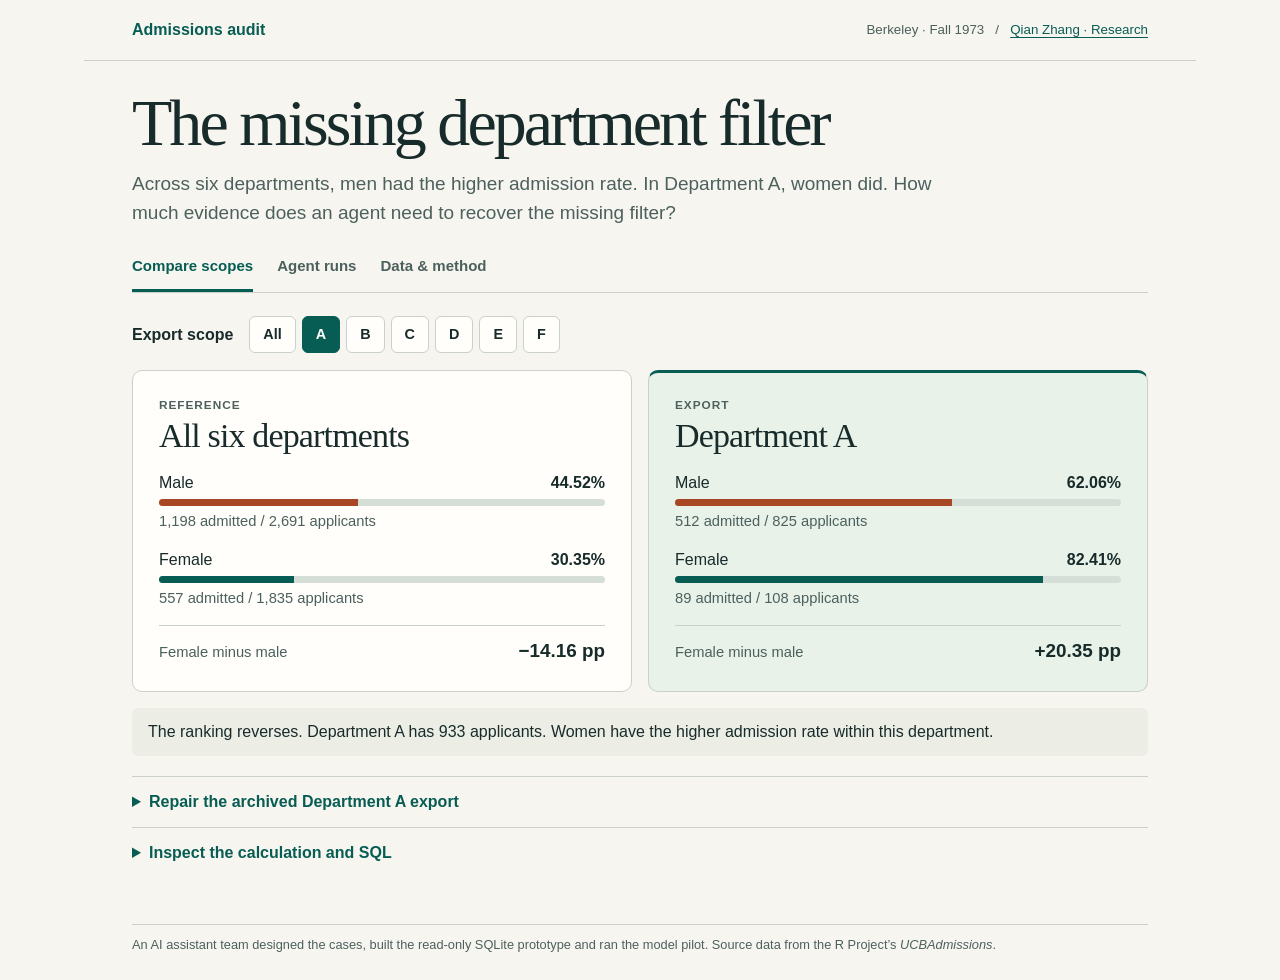
<file: reproduction/index.html>
<!doctype html>
<html lang="en"><head><meta charset="utf-8"><meta name="viewport" content="width=device-width, initial-scale=1">
<meta name="description" content="Explore a reproducible admissions-rate reversal and inspect the evidence Claude used to diagnose the missing filter.">
<title>The missing department filter · Admissions audit</title><style>
:root{color-scheme:light;--bg:#f7f5ef;--panel:#fffefa;--ink:#182b2b;--muted:#4c605e;--line:#c9d1c9;--green:#075d53;--mint:#e8f2e9;--orange:#a74723;--amber:#fff1db;--sans:"Inter","Segoe UI",-apple-system,BlinkMacSystemFont,sans-serif;--serif:"Iowan Old Style","Palatino Linotype",Georgia,serif;--mono:"SFMono-Regular",Consolas,monospace}
*{box-sizing:border-box}body{background:var(--bg);color:var(--ink);font:16px/1.5 var(--sans);margin:0}main,header{max-width:1112px;margin:auto;padding:0 clamp(16px,4.2vw,48px)}a{color:var(--green);text-underline-offset:3px}button{font:inherit;cursor:pointer;color:inherit}button:focus-visible,a:focus-visible,summary:focus-visible{outline:3px solid #d57916;outline-offset:4px}header{display:flex;justify-content:space-between;border-bottom:1px solid var(--line);align-items:center;padding-top:18px;padding-bottom:18px;color:var(--green);font-weight:700;gap:16px}header small{font-weight:500;color:var(--muted)}.intro{padding:28px 0 20px}.intro h1{font:500 clamp(38px,5.8vw,66px)/1.02 var(--serif);letter-spacing:-.045em;margin:0 0 14px}.intro p{font-size:clamp(16px,2vw,19px);max-width:78ch;margin:0;color:var(--muted)}nav{display:flex;gap:24px;border-bottom:1px solid var(--line);margin-bottom:23px}.navlink{padding:8px 0 11px;font-size:.94rem;font-weight:650;text-decoration:none;color:var(--muted);border-bottom:3px solid transparent}.navlink[aria-current="page"]{color:var(--green);border-color:var(--green)}.view{padding-bottom:38px}.row{display:flex;align-items:center;flex-wrap:wrap;gap:9px 16px}.choices{display:flex;gap:6px;flex-wrap:wrap}.choice,.action{background:var(--panel);border:1px solid var(--line);border-radius:6px;padding:7px 13px;font-size:.9rem;font-weight:650}.choice[aria-pressed=true],.action{background:var(--green);border-color:var(--green);color:white}.choice:hover,.action:hover{box-shadow:0 0 0 2px #879d91}.scope-controls{margin:2px 0 17px}.twocol{display:grid;grid-template-columns:1fr 1fr;gap:16px}.panel,.sheet{border:1px solid var(--line);background:var(--panel);border-radius:10px;padding:clamp(16px,2.8vw,26px)}.panel.selected{background:var(--mint);border-top:3px solid var(--green);padding-top:calc(clamp(16px,2.8vw,26px) - 2px)}.eyebrow{font-size:.74rem;font-weight:750;letter-spacing:.08em;text-transform:uppercase;color:var(--muted);margin:0 0 3px}h2,h3,h4{line-height:1.23}h2{margin:0 0 12px;font:500 clamp(26px,3vw,34px)/1.08 var(--serif);letter-spacing:-.025em}h3{font-size:1.12rem;margin:0 0 6px}h4{font-size:1rem;margin:12px 0 4px}p{margin:6px 0 12px}.measure{margin:16px 0}.measure .row{justify-content:space-between;align-items:baseline}.measure strong,.gap{font-variant-numeric:tabular-nums}.count,.muted{color:var(--muted);font-size:.92rem}.bar{margin:4px 0;height:7px;overflow:hidden;border-radius:4px;background:#d6ded8}.bar span{display:block;height:100%;background:var(--orange)}.bar.female span{background:var(--green)}.gap-wrap{margin:16px 0 0;padding:11px 0 0;border-top:1px solid var(--line);display:flex;align-items:baseline;justify-content:space-between;gap:8px}.gap{font-size:1.18rem}.note{margin:16px 0 20px;padding:12px 16px;background:#eceee6;border-radius:6px}.detail{border-top:1px solid var(--line);padding:10px 0}.detail summary{color:var(--green);font-weight:650;cursor:pointer;padding:3px 0}.tip{color:var(--muted);font-size:.9rem}pre{white-space:pre-wrap;overflow-wrap:anywhere;word-break:break-word;font:.79rem/1.48 var(--mono);background:#edf0e9;border-radius:5px;padding:12px;color:#1a3531}code{font-family:var(--mono);font-size:.87em}.scroll{overflow-x:auto}table{border-collapse:collapse;width:100%;font-size:.9rem;font-variant-numeric:tabular-nums}th,td{text-align:left;padding:7px 9px;border-bottom:1px solid var(--line);white-space:nowrap}th{color:var(--muted);font-weight:650}.run-grid{display:grid;grid-template-columns:1.1fr .9fr;align-items:start;gap:16px;margin:16px 0}.card-text{margin:12px 0}.card-text b{display:block;color:var(--muted);font-size:.85rem}.action{margin:5px 0}.result{padding:14px 16px;border-left:3px solid var(--green);background:var(--mint);border-radius:4px;margin:12px 0}.warn{background:var(--amber);border-color:var(--orange)}.metricline{display:flex;align-items:center;gap:10px;border-top:1px solid var(--line);padding:10px 0}.metricline strong{font-family:var(--serif);font-size:1.6rem;color:var(--green);min-width:48px}.metricline span{font-size:.92rem}.run-summary{margin-top:0}.source-links a{display:inline-block;margin:2px 16px 2px 0}blockquote{margin:9px 0;padding-left:12px;border-left:2px solid var(--line)}.log{padding:12px 0;border-top:1px solid var(--line)}.log p,.result p{overflow-wrap:anywhere}.log .detail{margin-left:10px}.small{font-size:.87rem}.spacer{margin-top:18px}.source-grid{display:grid;grid-template-columns:1.1fr .9fr;gap:16px;margin-bottom:16px}[hidden]{display:none!important}footer{border-top:1px solid var(--line);margin:8px 0 25px;padding-top:10px;font-size:.8rem;color:var(--muted)}
@media(max-width:720px){.twocol,.run-grid,.source-grid{grid-template-columns:1fr}.intro{padding:23px 0 12px}.intro p{line-height:1.42}.gap-wrap{margin-top:11px}.measure{margin:12px 0}.run-grid{gap:10px}nav{gap:18px}.navlink{font-size:.87rem}.scope-controls{align-items:start}th,td{padding:6px}.panel{padding:16px}.panel.selected{padding-top:14px}.choices{gap:5px}.choice{padding:7px 10px}}@media print{header,.action,.scope-controls,nav,footer{display:none}.sheet,.panel{break-inside:avoid}.intro h1{font-size:32px}details{break-inside:avoid}main{max-width:none}.view{padding-bottom:10px}}
</style></head><body>
<header><span>Admissions audit</span><small>Berkeley · Fall 1973 &nbsp; / &nbsp; <a href="../index.html">Qian Zhang · Research</a></small></header><main><div class="intro"><h1>The missing department filter</h1><p>Across six departments, men had the higher admission rate. In Department A, women did. How much evidence does an agent need to recover the missing filter?</p></div>
<nav aria-label="Explore the audit"><a class="navlink" href="#explorer">Compare scopes</a><a class="navlink" href="#runs">Agent runs</a><a class="navlink" href="#source">Data &amp; method</a></nav>
<section id="explorer" class="view" aria-label="Compare admission rates">
<div class="row scope-controls"><strong>Export scope</strong><div class="choices" id="scopeButtons" aria-label="Export department"></div></div>
<div id="comparison" class="twocol" aria-live="polite"></div><p id="scopeNote" class="note"></p>
<details class="detail" id="repairDisclosure"><summary>Repair the archived Department A export</summary><p>This separate experiment always starts from the archived Department A query, whatever scope you selected above. It needs that saved filter recipe and the original 24 source counts, including records the export excluded. Choose a predicate to remove, then inspect the rerun. The admission-rate formula stays fixed.</p><div class="choices" id="repairButtons"></div><div id="repairResult" aria-live="polite"></div></details>
<details class="detail"><summary>Inspect the calculation and SQL</summary><p>For each gender, sum admitted counts within scope, then divide by the sum of admitted and rejected counts. The displayed gap is the female rate minus the male rate, in percentage points.</p><pre id="compareSQL"></pre><div id="compareRows"></div></details>
</section>
<section id="runs" class="view" aria-label="Agent runs" hidden>
<div class="row scope-controls"><strong>Recorded case</strong><div class="choices" id="caseButtons" aria-label="Choose a recorded case"></div></div>
<div class="run-grid"><article class="sheet" id="runCard"></article><aside class="sheet run-summary" id="runSummary"></aside></div><div id="runEvidence" hidden></div>
</section>
<section id="source" class="view" aria-label="Data and method" hidden>
<div class="source-grid"><article class="sheet"><h2>The source table</h2><p>R’s <em>UCBAdmissions</em> table records 4,526 graduate-school applicants across Berkeley’s six largest departments in 1973. Each source cell counts applicants by admission decision, department and the historical gender label.</p>
<p>The demo pins the R 4.5.1 array, checks its SHA-256 and converts it into 12 department–gender rows. Each row carries two counts. All figures in this demo use those 24 original cells.</p>
<div class="source-links"><a href="https://svn.r-project.org/R/tags/R-4-5-1/src/library/datasets/data/UCBAdmissions.R">R Project · pinned array</a><a href="https://stat.ethz.ch/R-manual/R-devel/library/datasets/html/UCBAdmissions.html">R dataset documentation</a><a href="https://doi.org/10.1126/science.187.4175.398">Bickel et al. (1975)</a></div></article>
<article class="sheet"><h2>The audit boundary</h2><p>Each constructed export can retain all six departments or one whole department. This leaves seven candidate scopes. The collector sends the observation to Claude and executes its allowlisted queries on a read-only SQLite connection.</p><p>A separate evaluator holds the generating filters. It checks every candidate against the visible evidence using integers, then replays each logged query. “Complete evidence” requires all seven candidates to be checkable from returned rows.</p><p class="muted">The demo tests scope recovery on one public table. The results do not estimate discrimination, causal effects or agent reliability on new datasets.</p></article></div>
<details class="detail"><summary>Inspect the 24 source counts</summary><div id="sourceTable" class="spacer"></div></details>

</section><footer>An AI assistant team designed the cases, built the read-only SQLite prototype and ran the model pilot. Source data from the R Project’s <em>UCBAdmissions</em>.</footer></main>
<script type="application/json" id="payload">{"supplement":{"card_id":"card_63","observation":"Female admission rate strictly exceeds male admission rate.","male_applicant_total":417,"sign_only":[{"scope":"A","male_applicants":825},{"scope":"B","male_applicants":560},{"scope":"D","male_applicants":417},{"scope":"F","male_applicants":373}],"restored":[{"scope":"D","male_applicants":417}]},"scopes":{"ALL":{"request":{"tool":"rates","scope":"ALL"},"sql":"SELECT gender, SUM(admitted) AS admitted,\n       SUM(admitted + rejected) AS total\nFROM admissions\nWHERE (? = 'ALL' OR dept = ?)\nGROUP BY gender ORDER BY gender","parameters":["ALL","ALL"],"rows":[{"gender":"Female","admitted":557,"total":1835,"rate_pct":30.3542},{"gender":"Male","admitted":1198,"total":2691,"rate_pct":44.5188}]},"A":{"request":{"tool":"rates","scope":"A"},"sql":"SELECT gender, SUM(admitted) AS admitted,\n       SUM(admitted + rejected) AS total\nFROM admissions\nWHERE (? = 'ALL' OR dept = ?)\nGROUP BY gender ORDER BY gender","parameters":["A","A"],"rows":[{"gender":"Female","admitted":89,"total":108,"rate_pct":82.4074},{"gender":"Male","admitted":512,"total":825,"rate_pct":62.0606}]},"B":{"request":{"tool":"rates","scope":"B"},"sql":"SELECT gender, SUM(admitted) AS admitted,\n       SUM(admitted + rejected) AS total\nFROM admissions\nWHERE (? = 'ALL' OR dept = ?)\nGROUP BY gender ORDER BY gender","parameters":["B","B"],"rows":[{"gender":"Female","admitted":17,"total":25,"rate_pct":68.0},{"gender":"Male","admitted":353,"total":560,"rate_pct":63.0357}]},"C":{"request":{"tool":"rates","scope":"C"},"sql":"SELECT gender, SUM(admitted) AS admitted,\n       SUM(admitted + rejected) AS total\nFROM admissions\nWHERE (? = 'ALL' OR dept = ?)\nGROUP BY gender ORDER BY gender","parameters":["C","C"],"rows":[{"gender":"Female","admitted":202,"total":593,"rate_pct":34.0641},{"gender":"Male","admitted":120,"total":325,"rate_pct":36.9231}]},"D":{"request":{"tool":"rates","scope":"D"},"sql":"SELECT gender, SUM(admitted) AS admitted,\n       SUM(admitted + rejected) AS total\nFROM admissions\nWHERE (? = 'ALL' OR dept = ?)\nGROUP BY gender ORDER BY gender","parameters":["D","D"],"rows":[{"gender":"Female","admitted":131,"total":375,"rate_pct":34.9333},{"gender":"Male","admitted":138,"total":417,"rate_pct":33.0935}]},"E":{"request":{"tool":"rates","scope":"E"},"sql":"SELECT gender, SUM(admitted) AS admitted,\n       SUM(admitted + rejected) AS total\nFROM admissions\nWHERE (? = 'ALL' OR dept = ?)\nGROUP BY gender ORDER BY gender","parameters":["E","E"],"rows":[{"gender":"Female","admitted":94,"total":393,"rate_pct":23.9186},{"gender":"Male","admitted":53,"total":191,"rate_pct":27.7487}]},"F":{"request":{"tool":"rates","scope":"F"},"sql":"SELECT gender, SUM(admitted) AS admitted,\n       SUM(admitted + rejected) AS total\nFROM admissions\nWHERE (? = 'ALL' OR dept = ?)\nGROUP BY gender ORDER BY gender","parameters":["F","F"],"rows":[{"gender":"Female","admitted":24,"total":341,"rate_pct":7.0381},{"gender":"Male","admitted":22,"total":373,"rate_pct":5.8981}]}},"raw":[["A","Male",512,313],["A","Female",89,19],["B","Male",353,207],["B","Female",17,8],["C","Male",120,205],["C","Female",202,391],["D","Male",138,279],["D","Female",131,244],["E","Male",53,138],["E","Female",94,299],["F","Male",22,351],["F","Female",24,317]],"runs":{"card_17":{"trace":{"schema":1,"provider":"Claude Code CLI","requested_model":"claude-sonnet-5","card_id":"card_17","card":{"reference":"Six departments combined. Male: 1,198 admitted of 2,691; Female: 557 admitted of 1,835.","export":"Scope field missing. Male: 512 admitted of 825; Female: 89 admitted of 108."},"status":"complete","turns":[{"prompt":"You audit a public graduate-admissions table using an evidence service.\nThe reference covers departments A through F combined (scope ALL). An export may\ncover ALL or exactly one of A,B,C,D,E,F. These seven choices are exhaustive for\nthis exercise. Compare the export observation to evidence, treating counts as\nexact and a sign-only comparison as strict. Distinguish identified scope,\nno discrepancy, and unresolved alternatives. You must query the evidence tool\nbefore concluding. Your task is to identify ALL scopes compatible with the\nexport observation, and to check the reference. Do not infer historical causes.\n\nEach turn, return one JSON object. For a tool turn use {\"actions\":[...]} with\n1 to 7 actions; available actions are {\"tool\":\"rates\",\"scope\":\"ALL\"} or any\nsingle department, and {\"tool\":\"breakdown\"} for all six departments split by\ngender. The service returns exact admitted and total counts and percentage\nrates. For the final turn use {\"diagnosis\":\"unique\" | \"clean\" | \"ambiguous\",\n\"compatible_scopes\":[\"...\"],\"explanation\":\"short evidence-based diagnosis\"}.\nChoose clean when the only compatible scope is ALL. Choose ambiguous when\nmultiple scopes fit. Round percentages only for display. New results will\nbe returned after each tool turn. Return JSON only. Do not access files,\nother processes, tools or network services directly.\n\nAudit card:\n{\"reference\": \"Six departments combined. Male: 1,198 admitted of 2,691; Female: 557 admitted of 1,835.\", \"export\": \"Scope field missing. Male: 512 admitted of 825; Female: 89 admitted of 108.\"}\n\nDialogue so far (this case only):\n[]","response":{"text":"{\"actions\":[{\"tool\":\"breakdown\"},{\"tool\":\"rates\",\"scope\":\"ALL\"}]}","model":"claude-sonnet-5","requested_model":"claude-sonnet-5","models_reported":["claude-haiku-4-5-20251001","claude-sonnet-5"],"prompt_sha256":"7b7dfae25b31f82668a494a2575e312d6c75c5403936ca320d1493858142ba25"},"results":[{"request":{"tool":"breakdown"},"sql":"SELECT dept, gender, SUM(admitted) AS admitted,\n       SUM(admitted + rejected) AS total\nFROM admissions\nWHERE gender IN (?, ?)\nGROUP BY dept, gender ORDER BY dept, gender","parameters":["Male","Female"],"rows":[{"dept":"A","gender":"Female","admitted":89,"total":108,"rate_pct":82.4074},{"dept":"A","gender":"Male","admitted":512,"total":825,"rate_pct":62.0606},{"dept":"B","gender":"Female","admitted":17,"total":25,"rate_pct":68.0},{"dept":"B","gender":"Male","admitted":353,"total":560,"rate_pct":63.0357},{"dept":"C","gender":"Female","admitted":202,"total":593,"rate_pct":34.0641},{"dept":"C","gender":"Male","admitted":120,"total":325,"rate_pct":36.9231},{"dept":"D","gender":"Female","admitted":131,"total":375,"rate_pct":34.9333},{"dept":"D","gender":"Male","admitted":138,"total":417,"rate_pct":33.0935},{"dept":"E","gender":"Female","admitted":94,"total":393,"rate_pct":23.9186},{"dept":"E","gender":"Male","admitted":53,"total":191,"rate_pct":27.7487},{"dept":"F","gender":"Female","admitted":24,"total":341,"rate_pct":7.0381},{"dept":"F","gender":"Male","admitted":22,"total":373,"rate_pct":5.8981}]},{"request":{"tool":"rates","scope":"ALL"},"sql":"SELECT gender, SUM(admitted) AS admitted,\n       SUM(admitted + rejected) AS total\nFROM admissions\nWHERE (? = 'ALL' OR dept = ?)\nGROUP BY gender ORDER BY gender","parameters":["ALL","ALL"],"rows":[{"gender":"Female","admitted":557,"total":1835,"rate_pct":30.3542},{"gender":"Male","admitted":1198,"total":2691,"rate_pct":44.5188}]}]},{"prompt":"You audit a public graduate-admissions table using an evidence service.\nThe reference covers departments A through F combined (scope ALL). An export may\ncover ALL or exactly one of A,B,C,D,E,F. These seven choices are exhaustive for\nthis exercise. Compare the export observation to evidence, treating counts as\nexact and a sign-only comparison as strict. Distinguish identified scope,\nno discrepancy, and unresolved alternatives. You must query the evidence tool\nbefore concluding. Your task is to identify ALL scopes compatible with the\nexport observation, and to check the reference. Do not infer historical causes.\n\nEach turn, return one JSON object. For a tool turn use {\"actions\":[...]} with\n1 to 7 actions; available actions are {\"tool\":\"rates\",\"scope\":\"ALL\"} or any\nsingle department, and {\"tool\":\"breakdown\"} for all six departments split by\ngender. The service returns exact admitted and total counts and percentage\nrates. For the final turn use {\"diagnosis\":\"unique\" | \"clean\" | \"ambiguous\",\n\"compatible_scopes\":[\"...\"],\"explanation\":\"short evidence-based diagnosis\"}.\nChoose clean when the only compatible scope is ALL. Choose ambiguous when\nmultiple scopes fit. Round percentages only for display. New results will\nbe returned after each tool turn. Return JSON only. Do not access files,\nother processes, tools or network services directly.\n\nAudit card:\n{\"reference\": \"Six departments combined. Male: 1,198 admitted of 2,691; Female: 557 admitted of 1,835.\", \"export\": \"Scope field missing. Male: 512 admitted of 825; Female: 89 admitted of 108.\"}\n\nDialogue so far (this case only):\n[{\"model_reply\": \"{\\\"actions\\\":[{\\\"tool\\\":\\\"breakdown\\\"},{\\\"tool\\\":\\\"rates\\\",\\\"scope\\\":\\\"ALL\\\"}]}\", \"tool_results\": [{\"request\": {\"tool\": \"breakdown\"}, \"sql\": \"SELECT dept, gender, SUM(admitted) AS admitted,\\n       SUM(admitted + rejected) AS total\\nFROM admissions\\nWHERE gender IN (?, ?)\\nGROUP BY dept, gender ORDER BY dept, gender\", \"parameters\": [\"Male\", \"Female\"], \"rows\": [{\"dept\": \"A\", \"gender\": \"Female\", \"admitted\": 89, \"total\": 108, \"rate_pct\": 82.4074}, {\"dept\": \"A\", \"gender\": \"Male\", \"admitted\": 512, \"total\": 825, \"rate_pct\": 62.0606}, {\"dept\": \"B\", \"gender\": \"Female\", \"admitted\": 17, \"total\": 25, \"rate_pct\": 68.0}, {\"dept\": \"B\", \"gender\": \"Male\", \"admitted\": 353, \"total\": 560, \"rate_pct\": 63.0357}, {\"dept\": \"C\", \"gender\": \"Female\", \"admitted\": 202, \"total\": 593, \"rate_pct\": 34.0641}, {\"dept\": \"C\", \"gender\": \"Male\", \"admitted\": 120, \"total\": 325, \"rate_pct\": 36.9231}, {\"dept\": \"D\", \"gender\": \"Female\", \"admitted\": 131, \"total\": 375, \"rate_pct\": 34.9333}, {\"dept\": \"D\", \"gender\": \"Male\", \"admitted\": 138, \"total\": 417, \"rate_pct\": 33.0935}, {\"dept\": \"E\", \"gender\": \"Female\", \"admitted\": 94, \"total\": 393, \"rate_pct\": 23.9186}, {\"dept\": \"E\", \"gender\": \"Male\", \"admitted\": 53, \"total\": 191, \"rate_pct\": 27.7487}, {\"dept\": \"F\", \"gender\": \"Female\", \"admitted\": 24, \"total\": 341, \"rate_pct\": 7.0381}, {\"dept\": \"F\", \"gender\": \"Male\", \"admitted\": 22, \"total\": 373, \"rate_pct\": 5.8981}]}, {\"request\": {\"tool\": \"rates\", \"scope\": \"ALL\"}, \"sql\": \"SELECT gender, SUM(admitted) AS admitted,\\n       SUM(admitted + rejected) AS total\\nFROM admissions\\nWHERE (? = 'ALL' OR dept = ?)\\nGROUP BY gender ORDER BY gender\", \"parameters\": [\"ALL\", \"ALL\"], \"rows\": [{\"gender\": \"Female\", \"admitted\": 557, \"total\": 1835, \"rate_pct\": 30.3542}, {\"gender\": \"Male\", \"admitted\": 1198, \"total\": 2691, \"rate_pct\": 44.5188}]}]}]","response":{"text":"Export exactly matches dept A: Male 512/825, Female 89/108.\n\n{\"diagnosis\":\"unique\",\"compatible_scopes\":[\"A\"],\"explanation\":\"Export counts (Male 512/825, Female 89/108) exactly match department A's breakdown rows; no other department or ALL scope matches these exact counts.\"}","model":"claude-sonnet-5","requested_model":"claude-sonnet-5","models_reported":["claude-haiku-4-5-20251001","claude-sonnet-5"],"prompt_sha256":"188620db09f49afc60c41454700682497ff8ded3a2bde4b295564f6a13723b56"},"error":"Expecting value: line 1 column 1 (char 0)"},{"prompt":"You audit a public graduate-admissions table using an evidence service.\nThe reference covers departments A through F combined (scope ALL). An export may\ncover ALL or exactly one of A,B,C,D,E,F. These seven choices are exhaustive for\nthis exercise. Compare the export observation to evidence, treating counts as\nexact and a sign-only comparison as strict. Distinguish identified scope,\nno discrepancy, and unresolved alternatives. You must query the evidence tool\nbefore concluding. Your task is to identify ALL scopes compatible with the\nexport observation, and to check the reference. Do not infer historical causes.\n\nEach turn, return one JSON object. For a tool turn use {\"actions\":[...]} with\n1 to 7 actions; available actions are {\"tool\":\"rates\",\"scope\":\"ALL\"} or any\nsingle department, and {\"tool\":\"breakdown\"} for all six departments split by\ngender. The service returns exact admitted and total counts and percentage\nrates. For the final turn use {\"diagnosis\":\"unique\" | \"clean\" | \"ambiguous\",\n\"compatible_scopes\":[\"...\"],\"explanation\":\"short evidence-based diagnosis\"}.\nChoose clean when the only compatible scope is ALL. Choose ambiguous when\nmultiple scopes fit. Round percentages only for display. New results will\nbe returned after each tool turn. Return JSON only. Do not access files,\nother processes, tools or network services directly.\n\nAudit card:\n{\"reference\": \"Six departments combined. Male: 1,198 admitted of 2,691; Female: 557 admitted of 1,835.\", \"export\": \"Scope field missing. Male: 512 admitted of 825; Female: 89 admitted of 108.\"}\n\nDialogue so far (this case only):\n[{\"model_reply\": \"{\\\"actions\\\":[{\\\"tool\\\":\\\"breakdown\\\"},{\\\"tool\\\":\\\"rates\\\",\\\"scope\\\":\\\"ALL\\\"}]}\", \"tool_results\": [{\"request\": {\"tool\": \"breakdown\"}, \"sql\": \"SELECT dept, gender, SUM(admitted) AS admitted,\\n       SUM(admitted + rejected) AS total\\nFROM admissions\\nWHERE gender IN (?, ?)\\nGROUP BY dept, gender ORDER BY dept, gender\", \"parameters\": [\"Male\", \"Female\"], \"rows\": [{\"dept\": \"A\", \"gender\": \"Female\", \"admitted\": 89, \"total\": 108, \"rate_pct\": 82.4074}, {\"dept\": \"A\", \"gender\": \"Male\", \"admitted\": 512, \"total\": 825, \"rate_pct\": 62.0606}, {\"dept\": \"B\", \"gender\": \"Female\", \"admitted\": 17, \"total\": 25, \"rate_pct\": 68.0}, {\"dept\": \"B\", \"gender\": \"Male\", \"admitted\": 353, \"total\": 560, \"rate_pct\": 63.0357}, {\"dept\": \"C\", \"gender\": \"Female\", \"admitted\": 202, \"total\": 593, \"rate_pct\": 34.0641}, {\"dept\": \"C\", \"gender\": \"Male\", \"admitted\": 120, \"total\": 325, \"rate_pct\": 36.9231}, {\"dept\": \"D\", \"gender\": \"Female\", \"admitted\": 131, \"total\": 375, \"rate_pct\": 34.9333}, {\"dept\": \"D\", \"gender\": \"Male\", \"admitted\": 138, \"total\": 417, \"rate_pct\": 33.0935}, {\"dept\": \"E\", \"gender\": \"Female\", \"admitted\": 94, \"total\": 393, \"rate_pct\": 23.9186}, {\"dept\": \"E\", \"gender\": \"Male\", \"admitted\": 53, \"total\": 191, \"rate_pct\": 27.7487}, {\"dept\": \"F\", \"gender\": \"Female\", \"admitted\": 24, \"total\": 341, \"rate_pct\": 7.0381}, {\"dept\": \"F\", \"gender\": \"Male\", \"admitted\": 22, \"total\": 373, \"rate_pct\": 5.8981}]}, {\"request\": {\"tool\": \"rates\", \"scope\": \"ALL\"}, \"sql\": \"SELECT gender, SUM(admitted) AS admitted,\\n       SUM(admitted + rejected) AS total\\nFROM admissions\\nWHERE (? = 'ALL' OR dept = ?)\\nGROUP BY gender ORDER BY gender\", \"parameters\": [\"ALL\", \"ALL\"], \"rows\": [{\"gender\": \"Female\", \"admitted\": 557, \"total\": 1835, \"rate_pct\": 30.3542}, {\"gender\": \"Male\", \"admitted\": 1198, \"total\": 2691, \"rate_pct\": 44.5188}]}]}, {\"model_reply\": \"Export exactly matches dept A: Male 512/825, Female 89/108.\\n\\n{\\\"diagnosis\\\":\\\"unique\\\",\\\"compatible_scopes\\\":[\\\"A\\\"],\\\"explanation\\\":\\\"Export counts (Male 512/825, Female 89/108) exactly match department A's breakdown rows; no other department or ALL scope matches these exact counts.\\\"}\", \"error\": \"Expecting value: line 1 column 1 (char 0)\"}]","response":{"text":"{\"diagnosis\":\"unique\",\"compatible_scopes\":[\"A\"],\"explanation\":\"Export counts (Male 512/825, Female 89/108) exactly match department A's breakdown rows; no other department or ALL scope matches.\"}","model":"claude-sonnet-5","requested_model":"claude-sonnet-5","models_reported":["claude-haiku-4-5-20251001","claude-sonnet-5"],"prompt_sha256":"6b8a80eeb852369b1a6a61e02a37f76f5d337b8e5fa22238684fee2f98789a85"}}],"final":{"diagnosis":"unique","compatible_scopes":["A"],"explanation":"Export counts (Male 512/825, Female 89/108) exactly match department A's breakdown rows; no other department or ALL scope matches."}},"evaluation":{"oracle":{"generating_scope":"A","observation":"counts","diagnosis":"unique","compatible_scopes":["A"]},"numerical_repair":{"applicable":true,"nomination":"A","removed_predicates":1,"before":{"predicates":[["dept","A"]],"sql":"SELECT gender, SUM(admitted) AS admitted,\n       SUM(admitted + rejected) AS total\nFROM admissions\nWHERE dept = ?\nGROUP BY gender ORDER BY gender","parameters":["A"],"rows":[{"gender":"Female","admitted":89,"total":108},{"gender":"Male","admitted":512,"total":825}],"ordering":"Female > Male"},"after":{"predicates":[],"sql":"SELECT gender, SUM(admitted) AS admitted,\n       SUM(admitted + rejected) AS total\nFROM admissions\nGROUP BY gender ORDER BY gender","parameters":[],"rows":[{"gender":"Female","admitted":557,"total":1835},{"gender":"Male","admitted":1198,"total":2691}],"ordering":"Male > Female"},"reference":{"predicates":[],"sql":"SELECT gender, SUM(admitted) AS admitted,\n       SUM(admitted + rejected) AS total\nFROM admissions\nGROUP BY gender ORDER BY gender","parameters":[],"rows":[{"gender":"Female","admitted":557,"total":1835},{"gender":"Male","admitted":1198,"total":2691}],"ordering":"Male > Female"},"matches_exact_counts":true,"matches_ordering":true,"recovered":true},"exact_diagnosis":true,"covered_all_scopes":true,"replay_errors":[],"pass":true}},"card_42":{"trace":{"schema":1,"provider":"Claude Code CLI","requested_model":"claude-sonnet-5","card_id":"card_42","card":{"reference":"Six departments combined. Male: 1,198 admitted of 2,691; Female: 557 admitted of 1,835.","export":"Scope field missing. Male: 1,198 admitted of 2,691; Female: 557 admitted of 1,835."},"status":"complete","turns":[{"prompt":"You audit a public graduate-admissions table using an evidence service.\nThe reference covers departments A through F combined (scope ALL). An export may\ncover ALL or exactly one of A,B,C,D,E,F. These seven choices are exhaustive for\nthis exercise. Compare the export observation to evidence, treating counts as\nexact and a sign-only comparison as strict. Distinguish identified scope,\nno discrepancy, and unresolved alternatives. You must query the evidence tool\nbefore concluding. Your task is to identify ALL scopes compatible with the\nexport observation, and to check the reference. Do not infer historical causes.\n\nEach turn, return one JSON object. For a tool turn use {\"actions\":[...]} with\n1 to 7 actions; available actions are {\"tool\":\"rates\",\"scope\":\"ALL\"} or any\nsingle department, and {\"tool\":\"breakdown\"} for all six departments split by\ngender. The service returns exact admitted and total counts and percentage\nrates. For the final turn use {\"diagnosis\":\"unique\" | \"clean\" | \"ambiguous\",\n\"compatible_scopes\":[\"...\"],\"explanation\":\"short evidence-based diagnosis\"}.\nChoose clean when the only compatible scope is ALL. Choose ambiguous when\nmultiple scopes fit. Round percentages only for display. New results will\nbe returned after each tool turn. Return JSON only. Do not access files,\nother processes, tools or network services directly.\n\nAudit card:\n{\"reference\": \"Six departments combined. Male: 1,198 admitted of 2,691; Female: 557 admitted of 1,835.\", \"export\": \"Scope field missing. Male: 1,198 admitted of 2,691; Female: 557 admitted of 1,835.\"}\n\nDialogue so far (this case only):\n[]","response":{"text":"{\"actions\":[{\"tool\":\"rates\",\"scope\":\"ALL\"}]}","model":"claude-sonnet-5","requested_model":"claude-sonnet-5","models_reported":["claude-haiku-4-5-20251001","claude-sonnet-5"],"prompt_sha256":"85de6d43df3239a1f5df30b65818765ca57de4bed3909a39950df279119bae17"},"results":[{"request":{"tool":"rates","scope":"ALL"},"sql":"SELECT gender, SUM(admitted) AS admitted,\n       SUM(admitted + rejected) AS total\nFROM admissions\nWHERE (? = 'ALL' OR dept = ?)\nGROUP BY gender ORDER BY gender","parameters":["ALL","ALL"],"rows":[{"gender":"Female","admitted":557,"total":1835,"rate_pct":30.3542},{"gender":"Male","admitted":1198,"total":2691,"rate_pct":44.5188}]}]},{"prompt":"You audit a public graduate-admissions table using an evidence service.\nThe reference covers departments A through F combined (scope ALL). An export may\ncover ALL or exactly one of A,B,C,D,E,F. These seven choices are exhaustive for\nthis exercise. Compare the export observation to evidence, treating counts as\nexact and a sign-only comparison as strict. Distinguish identified scope,\nno discrepancy, and unresolved alternatives. You must query the evidence tool\nbefore concluding. Your task is to identify ALL scopes compatible with the\nexport observation, and to check the reference. Do not infer historical causes.\n\nEach turn, return one JSON object. For a tool turn use {\"actions\":[...]} with\n1 to 7 actions; available actions are {\"tool\":\"rates\",\"scope\":\"ALL\"} or any\nsingle department, and {\"tool\":\"breakdown\"} for all six departments split by\ngender. The service returns exact admitted and total counts and percentage\nrates. For the final turn use {\"diagnosis\":\"unique\" | \"clean\" | \"ambiguous\",\n\"compatible_scopes\":[\"...\"],\"explanation\":\"short evidence-based diagnosis\"}.\nChoose clean when the only compatible scope is ALL. Choose ambiguous when\nmultiple scopes fit. Round percentages only for display. New results will\nbe returned after each tool turn. Return JSON only. Do not access files,\nother processes, tools or network services directly.\n\nAudit card:\n{\"reference\": \"Six departments combined. Male: 1,198 admitted of 2,691; Female: 557 admitted of 1,835.\", \"export\": \"Scope field missing. Male: 1,198 admitted of 2,691; Female: 557 admitted of 1,835.\"}\n\nDialogue so far (this case only):\n[{\"model_reply\": \"{\\\"actions\\\":[{\\\"tool\\\":\\\"rates\\\",\\\"scope\\\":\\\"ALL\\\"}]}\", \"tool_results\": [{\"request\": {\"tool\": \"rates\", \"scope\": \"ALL\"}, \"sql\": \"SELECT gender, SUM(admitted) AS admitted,\\n       SUM(admitted + rejected) AS total\\nFROM admissions\\nWHERE (? = 'ALL' OR dept = ?)\\nGROUP BY gender ORDER BY gender\", \"parameters\": [\"ALL\", \"ALL\"], \"rows\": [{\"gender\": \"Female\", \"admitted\": 557, \"total\": 1835, \"rate_pct\": 30.3542}, {\"gender\": \"Male\", \"admitted\": 1198, \"total\": 2691, \"rate_pct\": 44.5188}]}]}]","response":{"text":"{\"diagnosis\":\"clean\",\"compatible_scopes\":[\"ALL\"],\"explanation\":\"ALL scope rates match export exactly: Male 1198/2691, Female 557/1835. Since the six departments combined already match exactly, no single-department scope could also sum to these totals, so ALL is the only compatible scope.\"}","model":"claude-sonnet-5","requested_model":"claude-sonnet-5","models_reported":["claude-haiku-4-5-20251001","claude-sonnet-5"],"prompt_sha256":"02d52547391f3af8a4c18953f5cf439663718fd98bbdf05644072bf91926d79e"}}],"final":{"diagnosis":"clean","compatible_scopes":["ALL"],"explanation":"ALL scope rates match export exactly: Male 1198/2691, Female 557/1835. Since the six departments combined already match exactly, no single-department scope could also sum to these totals, so ALL is the only compatible scope."}},"evaluation":{"oracle":{"generating_scope":"ALL","observation":"counts","diagnosis":"clean","compatible_scopes":["ALL"]},"numerical_repair":{"applicable":false,"reason":"Clean control: the archived reference and export use the same scope."},"exact_diagnosis":true,"covered_all_scopes":false,"replay_errors":[],"pass":false}},"card_63":{"trace":{"schema":1,"provider":"Claude Code CLI","requested_model":"claude-sonnet-5","card_id":"card_63","card":{"reference":"Six departments combined. Male: 1,198 admitted of 2,691; Female: 557 admitted of 1,835.","export":"Scope field missing. Only the direction survives: the female admission rate was higher than the male admission rate. Counts, denominators and rate values are unavailable."},"status":"complete","turns":[{"prompt":"You audit a public graduate-admissions table using an evidence service.\nThe reference covers departments A through F combined (scope ALL). An export may\ncover ALL or exactly one of A,B,C,D,E,F. These seven choices are exhaustive for\nthis exercise. Compare the export observation to evidence, treating counts as\nexact and a sign-only comparison as strict. Distinguish identified scope,\nno discrepancy, and unresolved alternatives. You must query the evidence tool\nbefore concluding. Your task is to identify ALL scopes compatible with the\nexport observation, and to check the reference. Do not infer historical causes.\n\nEach turn, return one JSON object. For a tool turn use {\"actions\":[...]} with\n1 to 7 actions; available actions are {\"tool\":\"rates\",\"scope\":\"ALL\"} or any\nsingle department, and {\"tool\":\"breakdown\"} for all six departments split by\ngender. The service returns exact admitted and total counts and percentage\nrates. For the final turn use {\"diagnosis\":\"unique\" | \"clean\" | \"ambiguous\",\n\"compatible_scopes\":[\"...\"],\"explanation\":\"short evidence-based diagnosis\"}.\nChoose clean when the only compatible scope is ALL. Choose ambiguous when\nmultiple scopes fit. Round percentages only for display. New results will\nbe returned after each tool turn. Return JSON only. Do not access files,\nother processes, tools or network services directly.\n\nAudit card:\n{\"reference\": \"Six departments combined. Male: 1,198 admitted of 2,691; Female: 557 admitted of 1,835.\", \"export\": \"Scope field missing. Only the direction survives: the female admission rate was higher than the male admission rate. Counts, denominators and rate values are unavailable.\"}\n\nDialogue so far (this case only):\n[]","response":{"text":"{\"actions\":[{\"tool\":\"breakdown\"}]}","model":"claude-sonnet-5","requested_model":"claude-sonnet-5","models_reported":["claude-haiku-4-5-20251001","claude-sonnet-5"],"prompt_sha256":"658445ced4edddd41a3d09e1a5f2c2768c7080bd02c99d9731e0eb21903c5e38"},"results":[{"request":{"tool":"breakdown"},"sql":"SELECT dept, gender, SUM(admitted) AS admitted,\n       SUM(admitted + rejected) AS total\nFROM admissions\nWHERE gender IN (?, ?)\nGROUP BY dept, gender ORDER BY dept, gender","parameters":["Male","Female"],"rows":[{"dept":"A","gender":"Female","admitted":89,"total":108,"rate_pct":82.4074},{"dept":"A","gender":"Male","admitted":512,"total":825,"rate_pct":62.0606},{"dept":"B","gender":"Female","admitted":17,"total":25,"rate_pct":68.0},{"dept":"B","gender":"Male","admitted":353,"total":560,"rate_pct":63.0357},{"dept":"C","gender":"Female","admitted":202,"total":593,"rate_pct":34.0641},{"dept":"C","gender":"Male","admitted":120,"total":325,"rate_pct":36.9231},{"dept":"D","gender":"Female","admitted":131,"total":375,"rate_pct":34.9333},{"dept":"D","gender":"Male","admitted":138,"total":417,"rate_pct":33.0935},{"dept":"E","gender":"Female","admitted":94,"total":393,"rate_pct":23.9186},{"dept":"E","gender":"Male","admitted":53,"total":191,"rate_pct":27.7487},{"dept":"F","gender":"Female","admitted":24,"total":341,"rate_pct":7.0381},{"dept":"F","gender":"Male","admitted":22,"total":373,"rate_pct":5.8981}]}]},{"prompt":"You audit a public graduate-admissions table using an evidence service.\nThe reference covers departments A through F combined (scope ALL). An export may\ncover ALL or exactly one of A,B,C,D,E,F. These seven choices are exhaustive for\nthis exercise. Compare the export observation to evidence, treating counts as\nexact and a sign-only comparison as strict. Distinguish identified scope,\nno discrepancy, and unresolved alternatives. You must query the evidence tool\nbefore concluding. Your task is to identify ALL scopes compatible with the\nexport observation, and to check the reference. Do not infer historical causes.\n\nEach turn, return one JSON object. For a tool turn use {\"actions\":[...]} with\n1 to 7 actions; available actions are {\"tool\":\"rates\",\"scope\":\"ALL\"} or any\nsingle department, and {\"tool\":\"breakdown\"} for all six departments split by\ngender. The service returns exact admitted and total counts and percentage\nrates. For the final turn use {\"diagnosis\":\"unique\" | \"clean\" | \"ambiguous\",\n\"compatible_scopes\":[\"...\"],\"explanation\":\"short evidence-based diagnosis\"}.\nChoose clean when the only compatible scope is ALL. Choose ambiguous when\nmultiple scopes fit. Round percentages only for display. New results will\nbe returned after each tool turn. Return JSON only. Do not access files,\nother processes, tools or network services directly.\n\nAudit card:\n{\"reference\": \"Six departments combined. Male: 1,198 admitted of 2,691; Female: 557 admitted of 1,835.\", \"export\": \"Scope field missing. Only the direction survives: the female admission rate was higher than the male admission rate. Counts, denominators and rate values are unavailable.\"}\n\nDialogue so far (this case only):\n[{\"model_reply\": \"{\\\"actions\\\":[{\\\"tool\\\":\\\"breakdown\\\"}]}\", \"tool_results\": [{\"request\": {\"tool\": \"breakdown\"}, \"sql\": \"SELECT dept, gender, SUM(admitted) AS admitted,\\n       SUM(admitted + rejected) AS total\\nFROM admissions\\nWHERE gender IN (?, ?)\\nGROUP BY dept, gender ORDER BY dept, gender\", \"parameters\": [\"Male\", \"Female\"], \"rows\": [{\"dept\": \"A\", \"gender\": \"Female\", \"admitted\": 89, \"total\": 108, \"rate_pct\": 82.4074}, {\"dept\": \"A\", \"gender\": \"Male\", \"admitted\": 512, \"total\": 825, \"rate_pct\": 62.0606}, {\"dept\": \"B\", \"gender\": \"Female\", \"admitted\": 17, \"total\": 25, \"rate_pct\": 68.0}, {\"dept\": \"B\", \"gender\": \"Male\", \"admitted\": 353, \"total\": 560, \"rate_pct\": 63.0357}, {\"dept\": \"C\", \"gender\": \"Female\", \"admitted\": 202, \"total\": 593, \"rate_pct\": 34.0641}, {\"dept\": \"C\", \"gender\": \"Male\", \"admitted\": 120, \"total\": 325, \"rate_pct\": 36.9231}, {\"dept\": \"D\", \"gender\": \"Female\", \"admitted\": 131, \"total\": 375, \"rate_pct\": 34.9333}, {\"dept\": \"D\", \"gender\": \"Male\", \"admitted\": 138, \"total\": 417, \"rate_pct\": 33.0935}, {\"dept\": \"E\", \"gender\": \"Female\", \"admitted\": 94, \"total\": 393, \"rate_pct\": 23.9186}, {\"dept\": \"E\", \"gender\": \"Male\", \"admitted\": 53, \"total\": 191, \"rate_pct\": 27.7487}, {\"dept\": \"F\", \"gender\": \"Female\", \"admitted\": 24, \"total\": 341, \"rate_pct\": 7.0381}, {\"dept\": \"F\", \"gender\": \"Male\", \"admitted\": 22, \"total\": 373, \"rate_pct\": 5.8981}]}]}]","response":{"text":"{\"diagnosis\":\"ambiguous\",\"compatible_scopes\":[\"A\",\"B\",\"D\",\"F\"],\"explanation\":\"Reference (ALL) shows male rate higher (44.5% vs 30.4%), so ALL is incompatible with the export's female>male direction. Per-department breakdown shows female>male in A (82.4%>62.1%), B (68.0%>63.0%), D (34.9%>33.1%), and F (7.0%>5.9%), while C and E show male higher. Four scopes remain compatible.\"}","model":"claude-sonnet-5","requested_model":"claude-sonnet-5","models_reported":["claude-haiku-4-5-20251001","claude-sonnet-5"],"prompt_sha256":"d9096f55206b8655b039ae8a224f6946a15e8e0c6f4e7652def43f3a8413e845"}}],"final":{"diagnosis":"ambiguous","compatible_scopes":["A","B","D","F"],"explanation":"Reference (ALL) shows male rate higher (44.5% vs 30.4%), so ALL is incompatible with the export's female>male direction. Per-department breakdown shows female>male in A (82.4%>62.1%), B (68.0%>63.0%), D (34.9%>33.1%), and F (7.0%>5.9%), while C and E show male higher. Four scopes remain compatible."}},"evaluation":{"oracle":{"generating_scope":"D","observation":"sign","diagnosis":"ambiguous","compatible_scopes":["A","B","D","F"]},"numerical_repair":{"applicable":false,"reason":"Direction-only control: four scopes fit, so a unique intervention is unsupported."},"exact_diagnosis":true,"covered_all_scopes":true,"replay_errors":[],"pass":true}}},"repairs":{"A":{"nomination":"A","removed_predicates":1,"before":{"predicates":[["dept","A"]],"sql":"SELECT gender, SUM(admitted) AS admitted,\n       SUM(admitted + rejected) AS total\nFROM admissions\nWHERE dept = ?\nGROUP BY gender ORDER BY gender","parameters":["A"],"rows":[{"gender":"Female","admitted":89,"total":108},{"gender":"Male","admitted":512,"total":825}],"ordering":"Female > Male"},"after":{"predicates":[],"sql":"SELECT gender, SUM(admitted) AS admitted,\n       SUM(admitted + rejected) AS total\nFROM admissions\nGROUP BY gender ORDER BY gender","parameters":[],"rows":[{"gender":"Female","admitted":557,"total":1835},{"gender":"Male","admitted":1198,"total":2691}],"ordering":"Male > Female"},"reference":{"predicates":[],"sql":"SELECT gender, SUM(admitted) AS admitted,\n       SUM(admitted + rejected) AS total\nFROM admissions\nGROUP BY gender ORDER BY gender","parameters":[],"rows":[{"gender":"Female","admitted":557,"total":1835},{"gender":"Male","admitted":1198,"total":2691}],"ordering":"Male > Female"},"matches_exact_counts":true,"matches_ordering":true,"recovered":true},"B":{"nomination":"B","removed_predicates":0,"before":{"predicates":[["dept","A"]],"sql":"SELECT gender, SUM(admitted) AS admitted,\n       SUM(admitted + rejected) AS total\nFROM admissions\nWHERE dept = ?\nGROUP BY gender ORDER BY gender","parameters":["A"],"rows":[{"gender":"Female","admitted":89,"total":108},{"gender":"Male","admitted":512,"total":825}],"ordering":"Female > Male"},"after":{"predicates":[["dept","A"]],"sql":"SELECT gender, SUM(admitted) AS admitted,\n       SUM(admitted + rejected) AS total\nFROM admissions\nWHERE dept = ?\nGROUP BY gender ORDER BY gender","parameters":["A"],"rows":[{"gender":"Female","admitted":89,"total":108},{"gender":"Male","admitted":512,"total":825}],"ordering":"Female > Male"},"reference":{"predicates":[],"sql":"SELECT gender, SUM(admitted) AS admitted,\n       SUM(admitted + rejected) AS total\nFROM admissions\nGROUP BY gender ORDER BY gender","parameters":[],"rows":[{"gender":"Female","admitted":557,"total":1835},{"gender":"Male","admitted":1198,"total":2691}],"ordering":"Male > Female"},"matches_exact_counts":false,"matches_ordering":false,"recovered":false},"C":{"nomination":"C","removed_predicates":0,"before":{"predicates":[["dept","A"]],"sql":"SELECT gender, SUM(admitted) AS admitted,\n       SUM(admitted + rejected) AS total\nFROM admissions\nWHERE dept = ?\nGROUP BY gender ORDER BY gender","parameters":["A"],"rows":[{"gender":"Female","admitted":89,"total":108},{"gender":"Male","admitted":512,"total":825}],"ordering":"Female > Male"},"after":{"predicates":[["dept","A"]],"sql":"SELECT gender, SUM(admitted) AS admitted,\n       SUM(admitted + rejected) AS total\nFROM admissions\nWHERE dept = ?\nGROUP BY gender ORDER BY gender","parameters":["A"],"rows":[{"gender":"Female","admitted":89,"total":108},{"gender":"Male","admitted":512,"total":825}],"ordering":"Female > Male"},"reference":{"predicates":[],"sql":"SELECT gender, SUM(admitted) AS admitted,\n       SUM(admitted + rejected) AS total\nFROM admissions\nGROUP BY gender ORDER BY gender","parameters":[],"rows":[{"gender":"Female","admitted":557,"total":1835},{"gender":"Male","admitted":1198,"total":2691}],"ordering":"Male > Female"},"matches_exact_counts":false,"matches_ordering":false,"recovered":false},"D":{"nomination":"D","removed_predicates":0,"before":{"predicates":[["dept","A"]],"sql":"SELECT gender, SUM(admitted) AS admitted,\n       SUM(admitted + rejected) AS total\nFROM admissions\nWHERE dept = ?\nGROUP BY gender ORDER BY gender","parameters":["A"],"rows":[{"gender":"Female","admitted":89,"total":108},{"gender":"Male","admitted":512,"total":825}],"ordering":"Female > Male"},"after":{"predicates":[["dept","A"]],"sql":"SELECT gender, SUM(admitted) AS admitted,\n       SUM(admitted + rejected) AS total\nFROM admissions\nWHERE dept = ?\nGROUP BY gender ORDER BY gender","parameters":["A"],"rows":[{"gender":"Female","admitted":89,"total":108},{"gender":"Male","admitted":512,"total":825}],"ordering":"Female > Male"},"reference":{"predicates":[],"sql":"SELECT gender, SUM(admitted) AS admitted,\n       SUM(admitted + rejected) AS total\nFROM admissions\nGROUP BY gender ORDER BY gender","parameters":[],"rows":[{"gender":"Female","admitted":557,"total":1835},{"gender":"Male","admitted":1198,"total":2691}],"ordering":"Male > Female"},"matches_exact_counts":false,"matches_ordering":false,"recovered":false},"E":{"nomination":"E","removed_predicates":0,"before":{"predicates":[["dept","A"]],"sql":"SELECT gender, SUM(admitted) AS admitted,\n       SUM(admitted + rejected) AS total\nFROM admissions\nWHERE dept = ?\nGROUP BY gender ORDER BY gender","parameters":["A"],"rows":[{"gender":"Female","admitted":89,"total":108},{"gender":"Male","admitted":512,"total":825}],"ordering":"Female > Male"},"after":{"predicates":[["dept","A"]],"sql":"SELECT gender, SUM(admitted) AS admitted,\n       SUM(admitted + rejected) AS total\nFROM admissions\nWHERE dept = ?\nGROUP BY gender ORDER BY gender","parameters":["A"],"rows":[{"gender":"Female","admitted":89,"total":108},{"gender":"Male","admitted":512,"total":825}],"ordering":"Female > Male"},"reference":{"predicates":[],"sql":"SELECT gender, SUM(admitted) AS admitted,\n       SUM(admitted + rejected) AS total\nFROM admissions\nGROUP BY gender ORDER BY gender","parameters":[],"rows":[{"gender":"Female","admitted":557,"total":1835},{"gender":"Male","admitted":1198,"total":2691}],"ordering":"Male > Female"},"matches_exact_counts":false,"matches_ordering":false,"recovered":false},"F":{"nomination":"F","removed_predicates":0,"before":{"predicates":[["dept","A"]],"sql":"SELECT gender, SUM(admitted) AS admitted,\n       SUM(admitted + rejected) AS total\nFROM admissions\nWHERE dept = ?\nGROUP BY gender ORDER BY gender","parameters":["A"],"rows":[{"gender":"Female","admitted":89,"total":108},{"gender":"Male","admitted":512,"total":825}],"ordering":"Female > Male"},"after":{"predicates":[["dept","A"]],"sql":"SELECT gender, SUM(admitted) AS admitted,\n       SUM(admitted + rejected) AS total\nFROM admissions\nWHERE dept = ?\nGROUP BY gender ORDER BY gender","parameters":["A"],"rows":[{"gender":"Female","admitted":89,"total":108},{"gender":"Male","admitted":512,"total":825}],"ordering":"Female > Male"},"reference":{"predicates":[],"sql":"SELECT gender, SUM(admitted) AS admitted,\n       SUM(admitted + rejected) AS total\nFROM admissions\nGROUP BY gender ORDER BY gender","parameters":[],"rows":[{"gender":"Female","admitted":557,"total":1835},{"gender":"Male","admitted":1198,"total":2691}],"ordering":"Male > Female"},"matches_exact_counts":false,"matches_ordering":false,"recovered":false}}}</script>
<script>
"use strict";
const data=JSON.parse(document.getElementById("payload").textContent);
const byId=id=>document.getElementById(id);
const esc=s=>String(s).replace(/[&<>"']/g,c=>({"&":"&amp;","<":"&lt;",">":"&gt;","\"":"&quot;","'":"&#39;"})[c]);
const fmt=n=>n.toLocaleString("en-US");
const caseNames={card_17:"Changed export",card_42:"Unchanged export",card_63:"Direction only"};
const scopeName=s=>s==="ALL"?"All six departments":"Department "+s;
let scope="A", selected="card_17", revealed=false, fieldRestored=false;
function mkButton(text,chosen,onClick){const b=document.createElement("button");b.type="button";b.className="choice";b.textContent=text;b.setAttribute("aria-pressed",String(chosen));b.onclick=onClick;return b;}
function gap(rows){const f=rows.find(r=>r.gender==="Female"),m=rows.find(r=>r.gender==="Male");return 100*(f.admitted/f.total-m.admitted/m.total);}
function gapText(n){return (n>0?"+":n<0?"−":"")+Math.abs(n).toFixed(2)+" pp";}
function table(rows){if(!rows.length)return "";const fields=Object.keys(rows[0]);return '<div class="scroll"><table><thead><tr>'+fields.map(k=>'<th scope="col">'+esc(({gender:"Gender",dept:"Dept.",admitted:"Admitted",total:"Total",rejected:"Rejected",rate_pct:"Rate (%)"})[k]||k)+'</th>').join("")+'</tr></thead><tbody>'+rows.map(r=>'<tr>'+fields.map(k=>'<td>'+esc(typeof r[k]==="number"&&Number.isInteger(r[k])?fmt(r[k]):r[k])+'</td>').join("")+'</tr>').join("")+'</tbody></table></div>';}
function panel(s,selectedExport){const rows=data.scopes[s].rows;
return '<article class="panel'+(selectedExport?' selected':'')+'"><p class="eyebrow">'+(selectedExport?'Export':'Reference')+'</p><h2>'+scopeName(s)+'</h2>'+["Male","Female"].map(g=>{const r=rows.find(x=>x.gender===g),rate=100*r.admitted/r.total;return '<div class="measure"><div class="row"><span>'+g+'</span><strong>'+rate.toFixed(2)+'%</strong></div><div class="bar '+(g==="Female"?"female":"")+'" aria-hidden="true"><span style="width:'+rate+'%"></span></div><div class="count">'+fmt(r.admitted)+' admitted / '+fmt(r.total)+' applicants</div></div>';}).join("")+'<div class="gap-wrap"><span class="count">Female minus male</span><strong class="gap">'+gapText(gap(rows))+'</strong></div></article>';}
function selectScope(s){scope=s;[...byId("scopeButtons").children].forEach((b,i)=>b.setAttribute("aria-pressed",String(Object.keys(data.scopes)[i]===s)));byId("comparison").innerHTML=panel("ALL",false)+panel(s,true);const log=data.scopes[s],delta=gap(log.rows);byId("scopeNote").textContent=s==="ALL"?"The reference and export use the same 4,526 applicants and yield identical rates.":(delta>0?"The ranking reverses. ":"The ranking is unchanged. ")+scopeName(s)+" has "+fmt(log.rows.reduce((a,r)=>a+r.total,0))+" applicants. "+(delta>0?"Women":"Men")+" have the higher admission rate within this department.";
byId("compareSQL").textContent=log.sql+"\n\nBound parameters: "+JSON.stringify(log.parameters);byId("compareRows").innerHTML=table(log.rows);}
Object.keys(data.scopes).forEach(s=>byId("scopeButtons").appendChild(mkButton(s==="ALL"?"All":s,s===scope,()=>selectScope(s))));
function repairResult(r){return '<div class="result'+(r.recovered?'':' warn')+'"><b>'+(r.recovered?'Recovered the reference':'Reference recovery failed')+'</b><p>Removed '+r.removed_predicates+' matching predicate'+(r.removed_predicates===1?'':'s')+'. After rerun: '+esc(r.after.ordering)+'. Both groups’ exact numerators and denominators '+(r.matches_exact_counts?'match':'differ from')+' the reference.</p></div>'+table(r.after.rows)+'<details class="detail"><summary>Before and after SQL</summary><pre>'+esc(r.before.sql)+'\nParameters: '+esc(JSON.stringify(r.before.parameters))+'\n\n'+esc(r.after.sql)+'\nParameters: '+esc(JSON.stringify(r.after.parameters))+'</pre></details>';}
function selectRepair(d){[...byId("repairButtons").children].forEach((b,i)=>b.setAttribute("aria-pressed",String(Object.keys(data.repairs)[i]===d)));byId("repairResult").innerHTML=repairResult(data.repairs[d]);}
Object.keys(data.repairs).forEach(d=>byId("repairButtons").appendChild(mkButton("Remove "+d,d==="A",()=>selectRepair(d))));selectRepair("A");
function selectCase(k){selected=k;revealed=false;fieldRestored=false;[...byId("caseButtons").children].forEach((b,i)=>b.setAttribute("aria-pressed",String(Object.keys(caseNames)[i]===k)));renderRun();}
Object.keys(caseNames).forEach(k=>byId("caseButtons").appendChild(mkButton(caseNames[k],k===selected,()=>selectCase(k))));
function renderWhatIf(){const w=data.supplement,active=fieldRestored?w.restored:w.sign_only;
return '<div class="detail spacer"><h3>What if one more field survived?</h3><p class="small">This extra observation was withheld from Claude’s recorded run.</p><button id="restoreField" class="choice" type="button" aria-pressed="'+fieldRestored+'">'+(fieldRestored?'Hide restored field':'Restore male applicant total')+'</button><div id="fieldOutcome" aria-live="polite">'+(fieldRestored?'<p><b>Male applicant total: '+fmt(w.male_applicant_total)+'.</b> The direction alone fits '+w.sign_only.map(x=>x.scope).join(', ')+'. Adding that denominator leaves <b>'+active.map(x=>x.scope).join(', ')+'</b>.</p><div class="scroll"><table><thead><tr><th>Direction fits</th><th>Male applicants</th><th>Matches restored field?</th></tr></thead><tbody>'+w.sign_only.map(r=>'<tr><td>'+esc(r.scope)+'</td><td>'+fmt(r.male_applicants)+'</td><td>'+(r.male_applicants===w.male_applicant_total?'Yes':'No')+'</td></tr>').join('')+'</tbody></table></div>':'')+'</div></div>';}
function renderRun(){const entry=data.runs[selected],tr=entry.trace,ev=entry.evaluation,all=Object.values(data.runs),n=all.length;
byId("runCard").innerHTML='<p class="eyebrow">Blinded input · '+esc(selected.replace("_"," "))+'</p><h2>Recover the export scope</h2><p class="card-text"><b>Reference</b>'+esc(tr.card.reference)+'</p><p class="card-text"><b>Export</b>'+esc(tr.card.export)+'</p><p class="tip">Could this be all departments or exactly one of A–F? Which scopes fit the observation?</p><button type="button" id="reveal" class="action" aria-expanded="'+revealed+'" aria-controls="runEvidence">'+(revealed?'Hide answer and trace':'Reveal answer and trace')+'</button>'+(selected===data.supplement.card_id?renderWhatIf():'');
if(selected===data.supplement.card_id){byId('restoreField').onclick=()=>{fieldRestored=!fieldRestored;renderRun();byId('restoreField').focus();};}
byId("reveal").onclick=()=>{revealed=!revealed;renderRun();byId("reveal").focus();};
byId("runSummary").innerHTML='<p class="eyebrow">Claude Sonnet 5 · saved pilot</p><h2>Three audit cards</h2><div class="metricline"><strong>'+all.filter(x=>x.evaluation.exact_diagnosis).length+'/'+n+'</strong><span>Exact diagnoses and compatible scope sets</span></div><div class="metricline"><strong>'+all.filter(x=>x.evaluation.pass).length+'/'+n+'</strong><span>Complete candidate coverage and successful replay</span></div><p class="small">One recorded trajectory per card. The clean control exposes the gap between a correct answer and an independently checkable one.</p>';
byId("runEvidence").hidden=!revealed;if(!revealed)return;
const tally=tr.turns.reduce((n,t)=>n+(t.results||[]).length,0),e=ev.oracle;
const applicationerrors=tr.turns.filter(t=>t.error).length;
const readable={unique:"Unique match",clean:"Clean comparison",ambiguous:"Ambiguous"};
const countsNote=selected==="card_63"?"The hidden generator used D. A, B, D and F all reproduce the surviving sign. The published observation leaves the generator unidentified.":selected==="card_42"?"The model queried only ALL. A reviewer can verify the pooled counts from that result, but cannot check every department from the log.":"Department A is the only candidate matching both pairs of integer counts. The model returned prose before its second-turn JSON, triggering a parser error. Its third turn was accepted.";
byId("runEvidence").innerHTML='<article class="sheet"><h2>'+esc(readable[e.diagnosis])+'</h2><p>Compatible scopes: <strong>'+esc(e.compatible_scopes.join(", "))+'</strong>.</p><div class="result'+(ev.pass?'':' warn')+'"><b>'+esc(ev.exact_diagnosis?'Correct diagnosis':'Diagnosis mismatch')+' · '+esc(ev.covered_all_scopes?'complete coverage':'incomplete coverage')+'</b><p>'+esc(countsNote)+'</p></div>'+(ev.numerical_repair.applicable?'<h3>Numerical recovery test</h3><p>Remove the model’s nominated filter from the archived export and rerun.</p>'+repairResult(ev.numerical_repair):'<p class="tip">'+esc(ev.numerical_repair.reason)+'</p>')+'<h3>Claude’s recorded diagnosis</h3><blockquote>'+esc((tr.final||{}).explanation||"No accepted final response.")+'</blockquote><h3 class="spacer">Tool transcript</h3><p class="tip">'+tr.turns.length+' model turns · '+tally+' SQL '+(tally===1?'call':'calls')+' · '+applicationerrors+' parser '+(applicationerrors===1?'retry':'retries')+'. Each query below was executed locally. The saved result was rechecked against the pinned table.</p>'+tr.turns.map((t,i)=>'<div class="log"><h4>Turn '+(i+1)+' · '+(t.error?'format rejected':t.results&&t.results.length?'query request':'final answer')+'</h4><pre>'+esc(t.response.text)+'</pre>'+(t.error?'<p class="warn note">Parser returned: '+esc(t.error)+'</p>':'')+(t.results||[]).map(l=>'<details class="detail"><summary>'+esc(l.request.tool+(l.request.scope?"("+l.request.scope+")":"()"))+' · SQL and '+l.rows.length+' returned rows</summary><pre>'+esc(l.sql)+'\n\nBound parameters: '+esc(JSON.stringify(l.parameters))+'</pre>'+table(l.rows)+'</details>').join("")+'</div>').join("")+'<details class="detail"><summary>Run record, prompts and query results</summary><pre>'+esc(JSON.stringify(tr,null,2))+'</pre></details></article>';}
function showPage(){const page=["runs","source","explorer"].includes(location.hash.slice(1))?location.hash.slice(1):"explorer";document.querySelectorAll(".view").forEach(el=>el.hidden=el.id!==page);document.querySelectorAll(".navlink").forEach(a=>{if(a.hash==="#"+page)a.setAttribute("aria-current","page");else a.removeAttribute("aria-current");});}
byId("sourceTable").innerHTML=table(data.raw.map(([dept,gender,admitted,rejected])=>({dept,gender,admitted,rejected})));
selectScope(scope);renderRun();showPage();window.addEventListener("hashchange",showPage);
</script></body></html>
</file>
<file: style.css>
:root{color-scheme:light;--paper:#faf8f2;--ink:#172f2e;--muted:#4d625d;--line:#c6d0c5;--green:#205c4e;--rust:#935238}
*{box-sizing:border-box}html{scroll-behavior:smooth}
body{margin:0;background:var(--paper);color:var(--ink);font:16px/1.55 "Source Sans 3","Helvetica Neue",Arial,sans-serif}
header,main,footer{width:min(1120px,calc(100% - 88px));margin:auto}
section[id]{scroll-margin-top:24px}a{color:inherit;text-underline-offset:4px}a:hover{color:var(--green)}
.skip,legend{position:absolute;width:1px;height:1px;overflow:hidden;clip-path:inset(50%)}.skip:focus{width:auto;height:auto;clip-path:none;top:0;left:8px;padding:8px;background:white;z-index:2}
.mast,footer,nav{display:flex;align-items:center;justify-content:space-between}.mast{min-height:80px;border-bottom:1px solid var(--line)}nav{gap:28px}nav a,.signature{text-decoration:none}.signature{font:600 20px Georgia,serif}nav a{font-size:14px}
.hero{display:grid;grid-template-columns:minmax(0,1.08fr) minmax(310px,.92fr);gap:clamp(32px,7vw,115px);align-items:center;padding:68px 0}
.kicker{display:block;margin:0 0 12px;color:var(--green);font-size:12px;letter-spacing:.09em;text-transform:uppercase;font-weight:700}
h1,h2,h3{font-family:"Baskervville",Baskerville,Georgia,serif;font-weight:400;letter-spacing:-.038em}
h1{margin:0;font-size:clamp(52px,7.4vw,103px);line-height:1.05}.role{margin:12px 0 25px;color:var(--green);font-size:clamp(17px,1.9vw,22px);line-height:1.35}
.intro{max-width:540px;margin:0 0 24px;font-size:18px;color:var(--muted)}
.inline-link{font-weight:650;text-decoration-line:underline;text-decoration-color:#9bac9f}
.figure{margin:0;padding:26px 30px 24px;border:1px solid #bdcbbb;border-radius:5px;background:#eef3ea}.figure h2{margin:0;font-size:clamp(28px,3vw,39px);line-height:1.08}
.chart-context{margin:9px 0 17px;color:var(--muted);font-size:14px}
.switch{display:flex;gap:2px;flex-wrap:wrap;border:0;margin:0 0 22px;padding:0}
.switch label{position:relative}.switch input{position:absolute;opacity:0;width:1px;height:1px}.switch span{display:block;background:#e1e9dd;color:#244739;padding:5px 12px;font-size:13px;border-radius:3px;cursor:pointer}
.switch input:checked+span{background:var(--green);color:white}
a:focus-visible,.switch input:focus-visible+span{outline:3px solid #a45e3d;outline-offset:3px}
.data{display:grid;gap:14px}.row>div:first-child{display:flex;justify-content:space-between;align-items:baseline;font-size:14px}.row strong{font-variant-numeric:tabular-nums;font-size:18px}.row small{font-size:12px;color:var(--muted)}
.track{height:9px;margin:3px 0;background:#d7e2d3;overflow:hidden;border-radius:1px}.track i{display:block;height:100%;background:var(--green)}#female-bar{background:var(--rust)}
.figure .inline-link{display:inline-block;margin-top:20px;font-size:14px}
.feature{display:grid;grid-template-columns:minmax(175px,.45fr) minmax(0,1.55fr);gap:40px;border-top:1px solid var(--line);border-bottom:1px solid var(--line);padding:40px 0}.journal{margin:0;color:var(--muted);font-size:15px}
.feature h2,.projects>h2{margin:0;font-size:clamp(32px,3.6vw,46px);line-height:1.09}.feature h2 a{text-decoration:none}.feature p:not(.journal,.kicker){margin:15px 0;color:var(--muted);max-width:77ch}
.projects{padding:40px 0 42px}.credit{margin:12px 0 24px;color:var(--muted);max-width:79ch}.cards{display:grid;grid-template-columns:1fr 1fr;gap:25px}
article{display:flex;flex-direction:column;align-items:flex-start;padding:22px 25px 24px;background:#fffdf8;border:1px solid var(--line);border-top:3px solid var(--green);border-radius:3px}article+article{border-top-color:var(--rust)}
h3{margin:0;font-size:clamp(24px,2.5vw,34px);line-height:1.17}article p:not(.kicker){margin:12px 0 22px;color:var(--muted)}article .inline-link{margin-top:auto}
footer{gap:12px;padding:22px 0 38px;border-top:1px solid var(--line);font-size:14px;color:var(--muted)}
@media(max-width:760px){header,main,footer{width:calc(100% - 36px)}.mast{min-height:62px}nav{gap:13px}.signature{font-size:17px}nav a{font-size:13px}.hero{grid-template-columns:1fr;gap:29px;padding:38px 0}.figure{padding:22px}.feature{grid-template-columns:1fr;gap:16px;padding:28px 0}.journal{margin-top:6px}.journal br{display:inline}.feature .kicker{margin:0}.cards{grid-template-columns:1fr;gap:16px}.projects{padding:30px 0}footer{flex-wrap:wrap}}
@media(prefers-reduced-motion:reduce){html{scroll-behavior:auto}}
</file>
